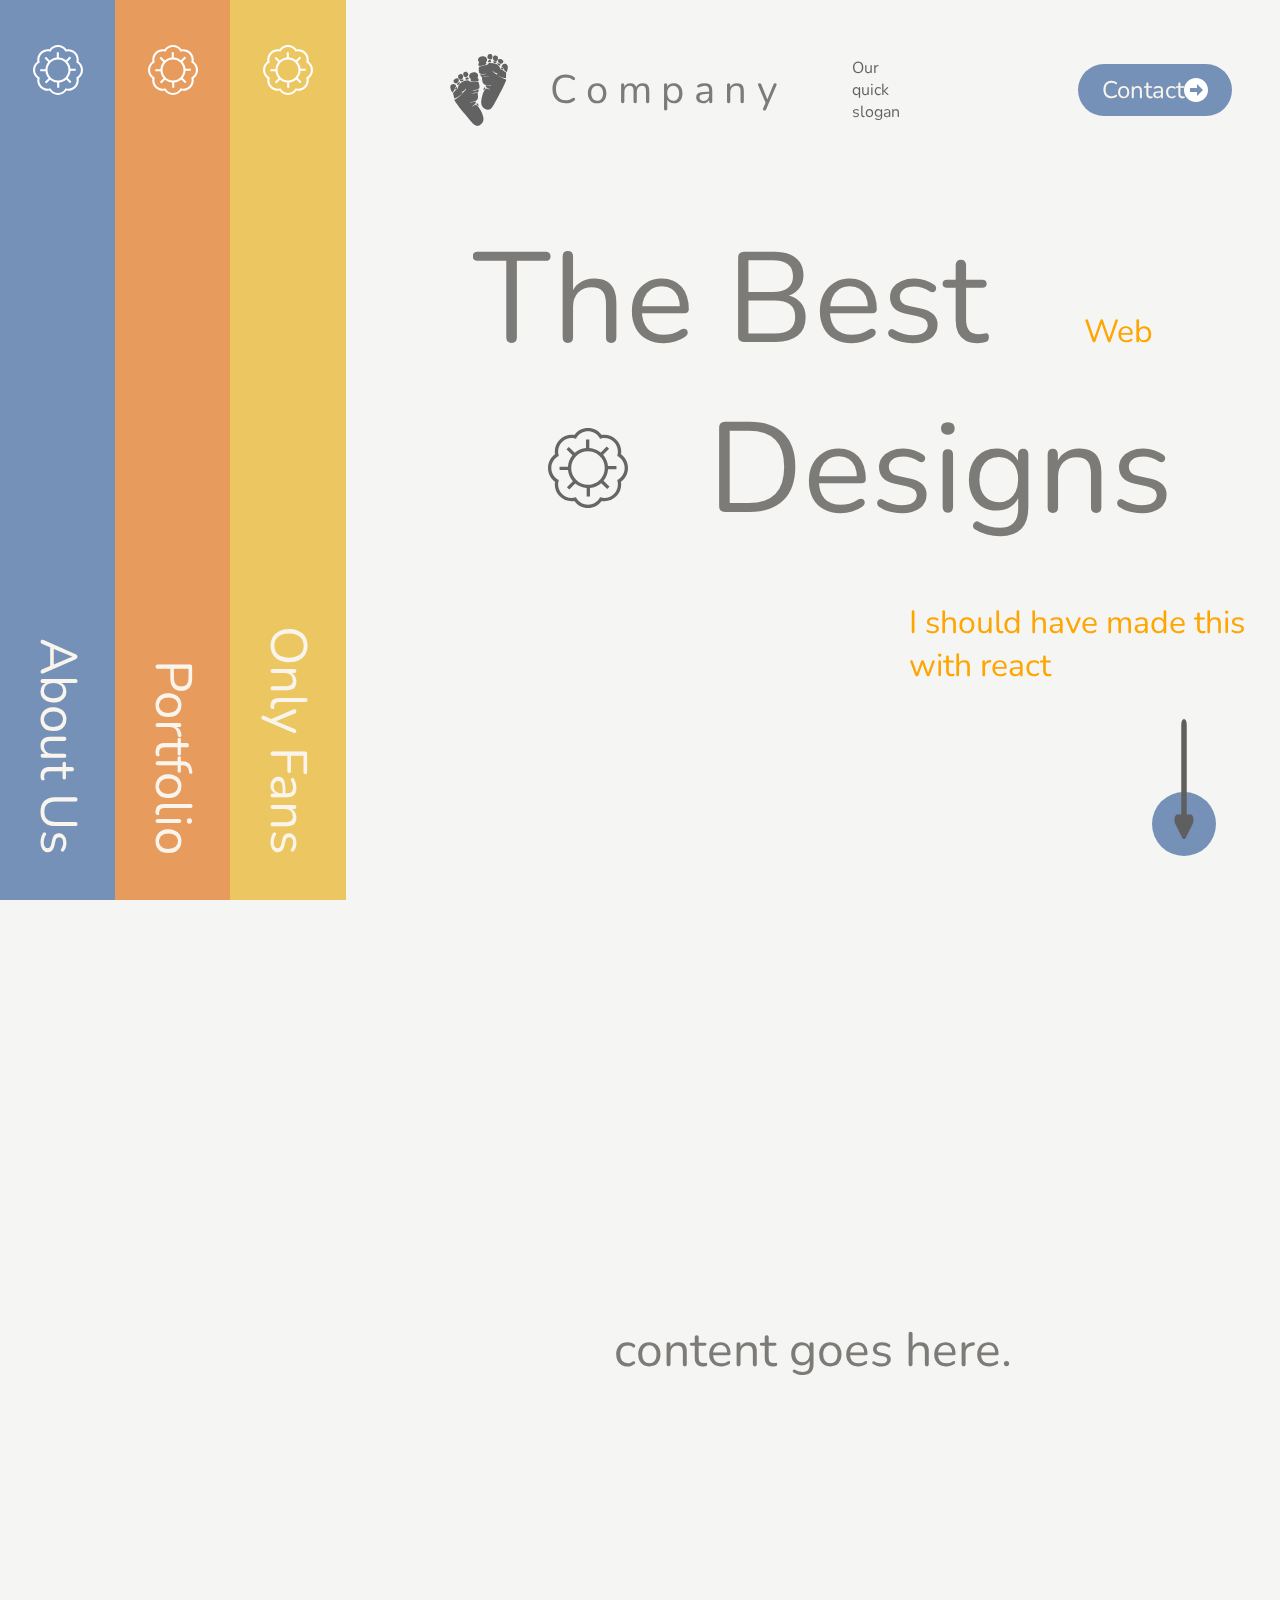
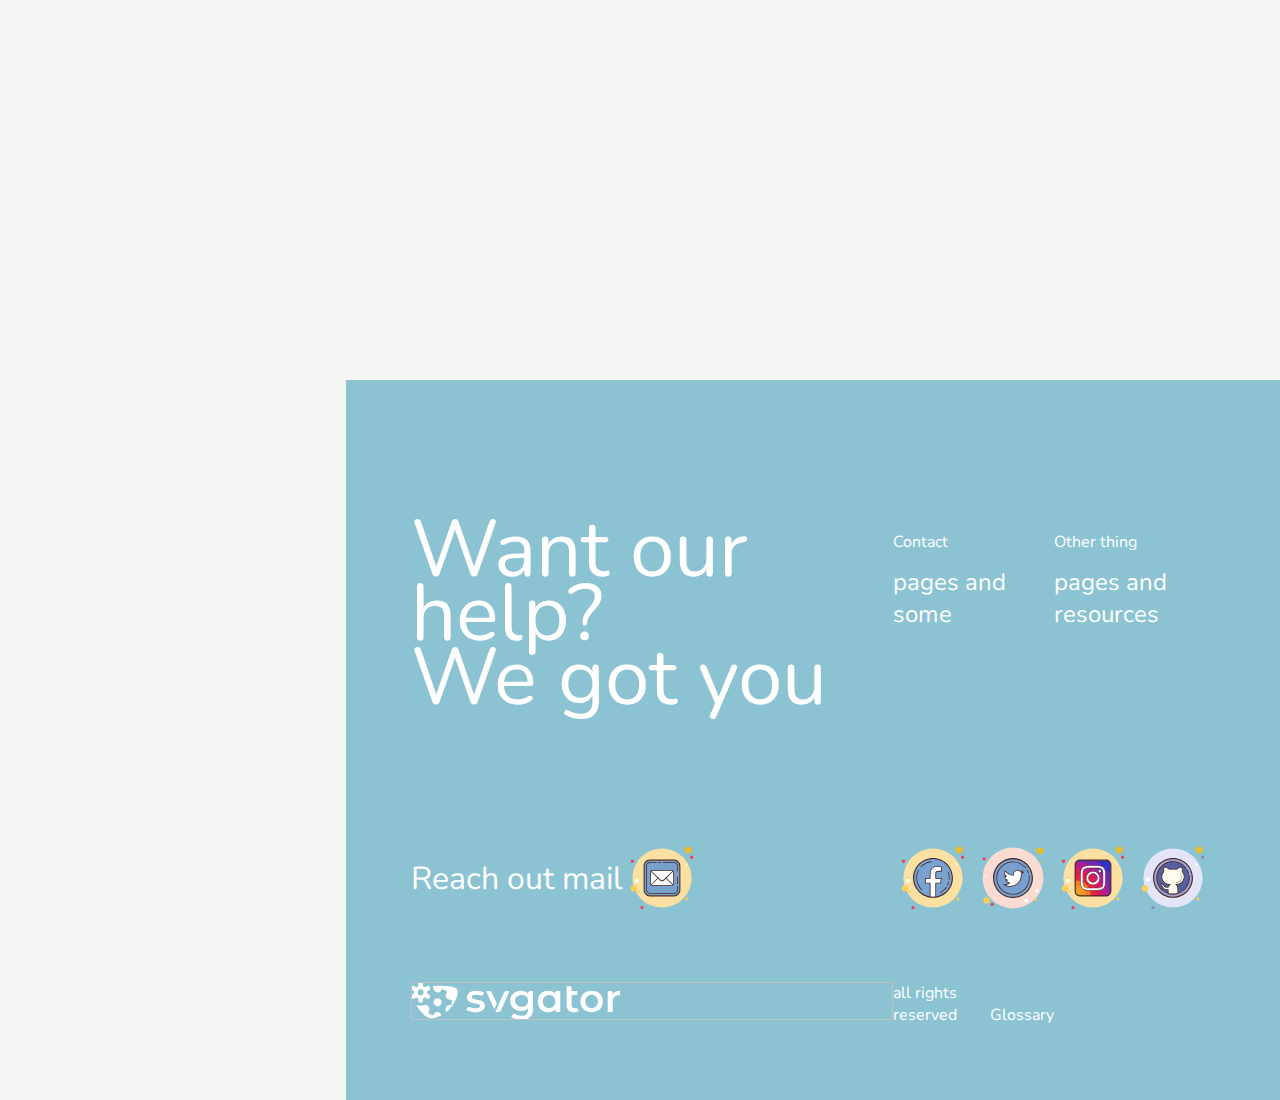
<file: index.html>
<!DOCTYPE html>
<html lang="en">
<head>
  <meta charset="UTF-8">
  <meta http-equiv="X-UA-Compatible" content="IE=edge">
  <meta name="viewport" content="width=device-width, initial-scale=1.0">
  <link rel="stylesheet" href="./css/main.css">
  <link href="https://fonts.googleapis.com/css2?family=Montserrat:wght@200;400;600;700&family=Nunito:ital,wght@0,200;0,300;0,400;0,500;0,600;0,700;0,800;1,300;1,400;1,700&family=Poppins:ital,wght@0,100;0,200;0,300;0,400;0,500;0,600;0,700;1,100;1,200;1,300;1,400;1,500;1,600;1,700&family=Press+Start+2P&family=Roboto:ital,wght@0,100;0,300;0,400;0,500;0,700;0,900;1,100;1,300;1,400;1,500;1,700;1,900&display=swap" rel="stylesheet">  
  <title>index</title>
  <script src="./src/components/header.js" defer></script>
  <script src="./src/components/footer.js" defer></script>
  <script src="./src/components/navigation.js" defer></script>
  <script type="module" src="./src/js/index.js" defer></script>
</head>
<body>




<!-- COLUMNS -->
<div class="container123">
  <a class="items123 one">
    <aside class="column__data">
      <svg class="column__data-svg"></svg>
      <div class="column__data-text">
        <div class="column__data-text-0">About Us</div>
      </div>
    </aside>
  </a>
  <a class="items123 two">
    <aside class="column__data">
      <svg class="column__data-svg"></svg>
      <div class="column__data-text">
        <div class="column__data-text-0">Portfolio</div> 
      </div>
    </aside>
  </a>
  <a class="items123 three">
    <aside class="column__data">
      <svg class="column__data-svg"></svg>
      <div class="column__data-text">
        <div class="column__data-text-0">Only Fans</div>
      </div>
    </aside>
  </a>
</div>

<div class="offWhite"></div>



<main>


<div class="page"></div>
<div id="loading"></div>


<header-component></header-component>

<div class="main__container">

  <div class="hero">
    <div class="pageTitle" >
      <div> The Best </div>
      <div>Web</div>
    </div>
    <div>
      <svg></svg>
      <div class="pageTitle" >
        <div>Designs</div>
    </div>
    </div>
    <div>I should have made this<br> with react</div>
  </div>
  <div class="mobileView">Click the hamburger!<br /> This looks better on desktop</div>
  <div class="halfway">
    <div>content goes here. 
    </div>
  </div>

</div> <!-- main__container -->

<footer-component></footer-component>

</main>










</body>
</html>
</file>
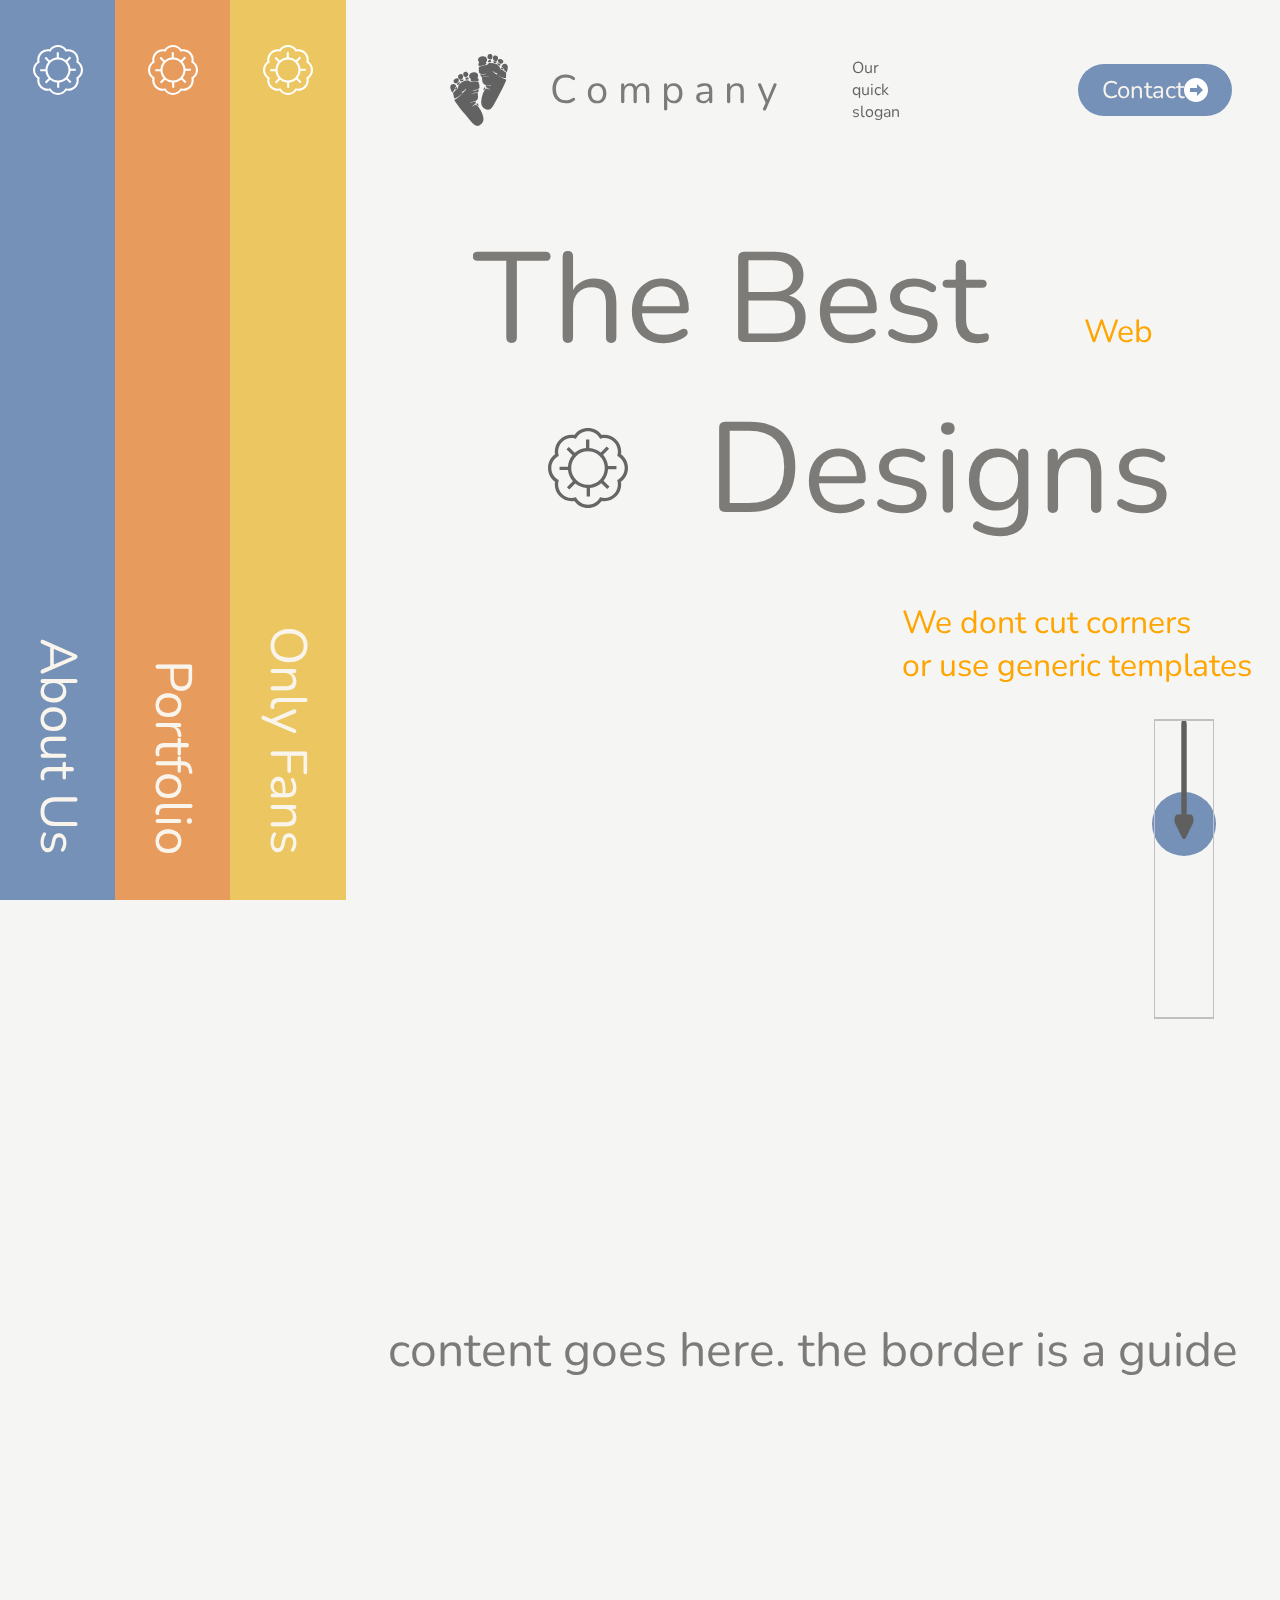
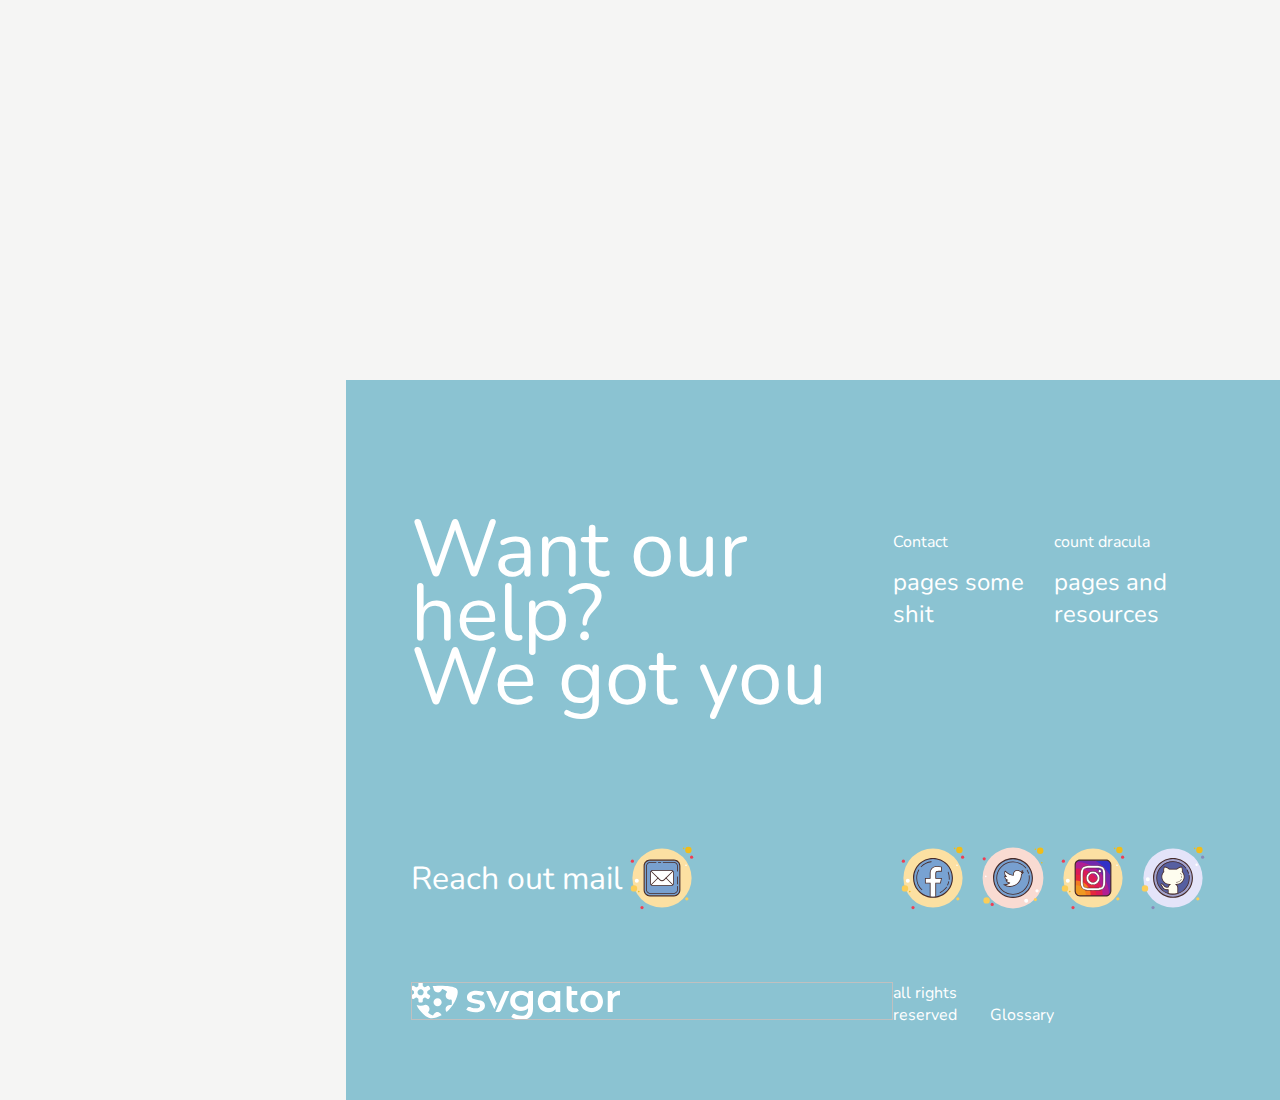
<file: static/index.html>
<!DOCTYPE html>
<html lang="en">
<head>
  <meta charset="UTF-8">
  <meta http-equiv="X-UA-Compatible" content="IE=edge">
  <meta name="viewport" content="width=device-width, initial-scale=1.0">
  <link rel="stylesheet" href="/css/main.css">
  <link href="https://fonts.googleapis.com/css2?family=Montserrat:wght@200;400;600;700&family=Nunito:ital,wght@0,200;0,300;0,400;0,500;0,600;0,700;0,800;1,300;1,400;1,700&family=Poppins:ital,wght@0,100;0,200;0,300;0,400;0,500;0,600;0,700;1,100;1,200;1,300;1,400;1,500;1,600;1,700&family=Press+Start+2P&family=Roboto:ital,wght@0,100;0,300;0,400;0,500;0,700;0,900;1,100;1,300;1,400;1,500;1,700;1,900&display=swap" rel="stylesheet">  
  <title>index</title>
  <script src="/components/header.js" defer></script>
  <script src="/components/footer.js" defer></script>
  <script src="/components/navigation.js" defer></script>
  <script type="module" src="/js/index.js" defer></script>
</head>
<body>




<!-- COLUMNS -->
<div class="container123">
  <a class="items123 one">
    <aside class="column__data">
      <svg class="column__data-svg"></svg>
      <div class="column__data-text">
        <div class="column__data-text-0">About Us</div>
      </div>
    </aside>
  </a>
  <a class="items123 two">
    <aside class="column__data">
      <svg class="column__data-svg"></svg>
      <div class="column__data-text">
        <div class="column__data-text-0">Portfolio</div> 
      </div>
    </aside>
  </a>
  <a class="items123 three">
    <aside class="column__data">
      <svg class="column__data-svg"></svg>
      <div class="column__data-text">
        <div class="column__data-text-0">Only Fans</div>
      </div>
    </aside>
  </a>
</div>

<div class="offWhite"></div>



<main>


<div class="page"></div>
<div id="loading"></div>


<header-component></header-component>

<div class="main__container">

  <div class="hero">
    <div class="pageTitle" >
      <div> The Best </div>
      <div>Web</div>
    </div>
    <div>
      <svg></svg>
      <div class="pageTitle" >
        <div>Designs</div>
    </div>
    </div>
    <div>We dont cut corners<br> or use generic templates</div>
  </div>

  <div class="halfway">
    <div>content goes here. the border is a guide
    </div>
  </div>

</div> <!-- main__container -->

<footer-component></footer-component>

</main>










</body>
</html>
</file>
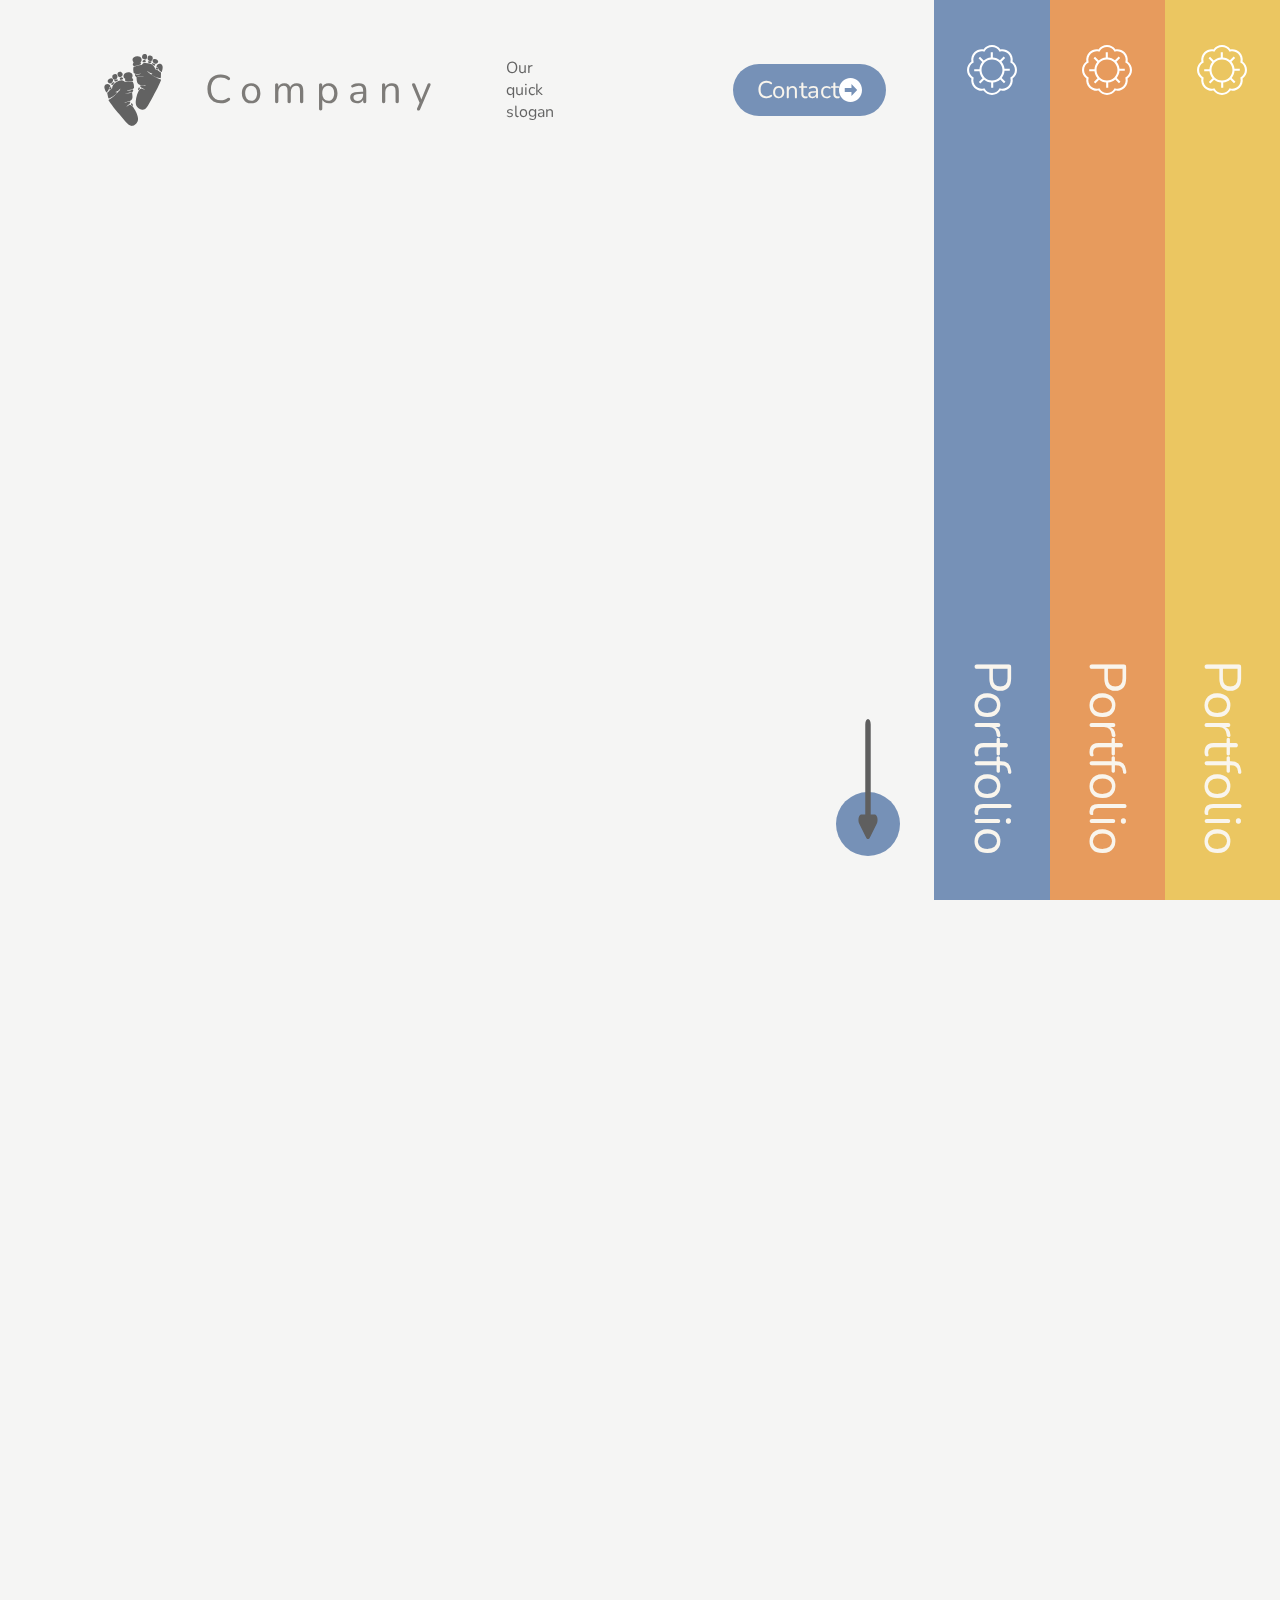
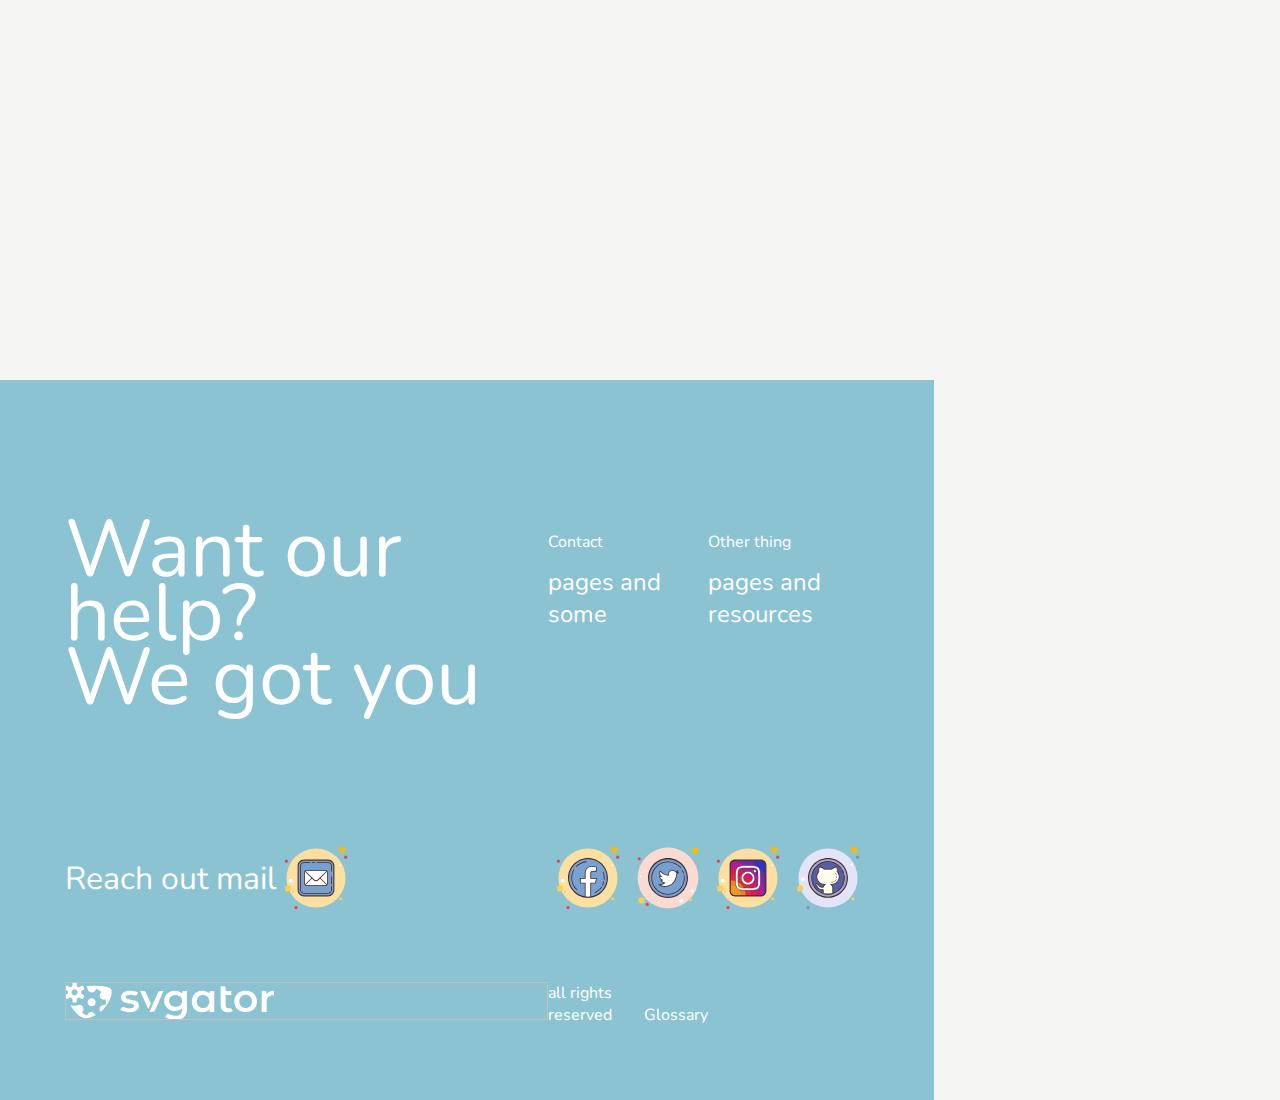
<file: pagefour.html>
<!DOCTYPE html>
<html lang="en">
<head>
  <meta charset="UTF-8">
  <meta http-equiv="X-UA-Compatible" content="IE=edge">
  <meta name="viewport" content="width=device-width, initial-scale=1.0">
  <link rel="stylesheet" href="/css/main.css">
  <script src="/src/components/header.js" defer></script>
  <script src="/src/components/footer.js" defer></script>
  <script src="/src/components/navigation.js" defer></script>

  <script type="module" src="/src/js/pagefour.js" defer></script>
  <link href="https://fonts.googleapis.com/css2?family=Montserrat:wght@200;400;600;700&family=Nunito:ital,wght@0,200;0,300;0,400;0,500;0,600;0,700;0,800;1,300;1,400;1,700&family=Poppins:ital,wght@0,100;0,200;0,300;0,400;0,500;0,600;0,700;1,100;1,200;1,300;1,400;1,500;1,600;1,700&family=Press+Start+2P&family=Roboto:ital,wght@0,100;0,300;0,400;0,500;0,700;0,900;1,100;1,300;1,400;1,500;1,700;1,900&display=swap" rel="stylesheet">  <title>Page 4</title>
</head>
<body>

  <div class="containerLast">
    <a class="items ten">
      <aside class="column__data">
        <svg class="column__data-svg"></svg>
        <div class="column__data-text">
          <div class="column__data-text-0">Portfolio</div> 
        </div>
      </aside>
    </a>
    
    <a class="items eleven">
      <aside class="column__data">
        <svg class="column__data-svg"></svg>
        <div class="column__data-text">
          <div class="column__data-text-0">Portfolio</div> 
        </div>
      </aside>
    </a>
    <a class="items twelve">
      <aside class="column__data">
        <svg class="column__data-svg"></svg>
        <div class="column__data-text">
          <div class="column__data-text-0">Portfolio</div> 
        </div>
      </aside>
    </a>
</div>


<main>

<div class="page"></div>
<div id="loading"></div>
  
  

  <header-component></header-component>


<div class="main__container">

  <div class="halfway">
  </div>

</div> <!-- main__container -->
  
  <footer-component></footer-component>
</main>


</body>
</html>
</file>
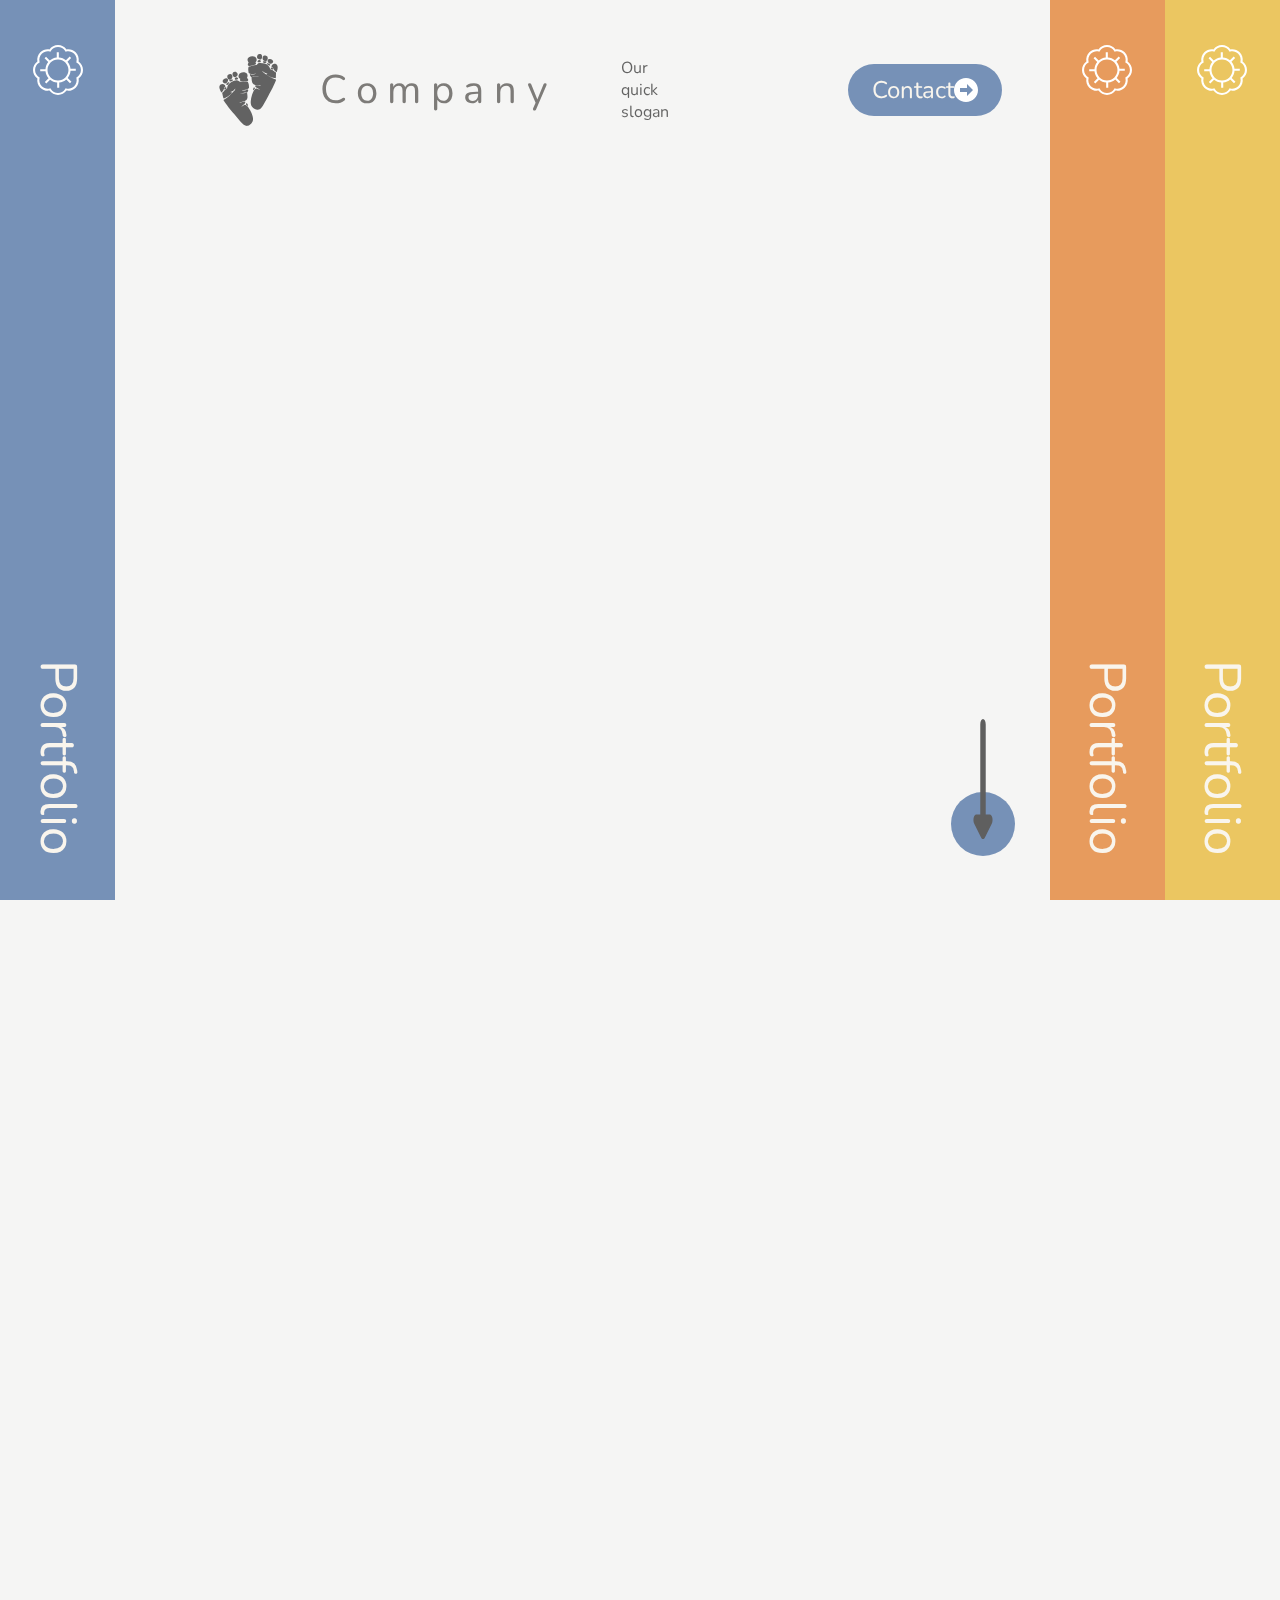
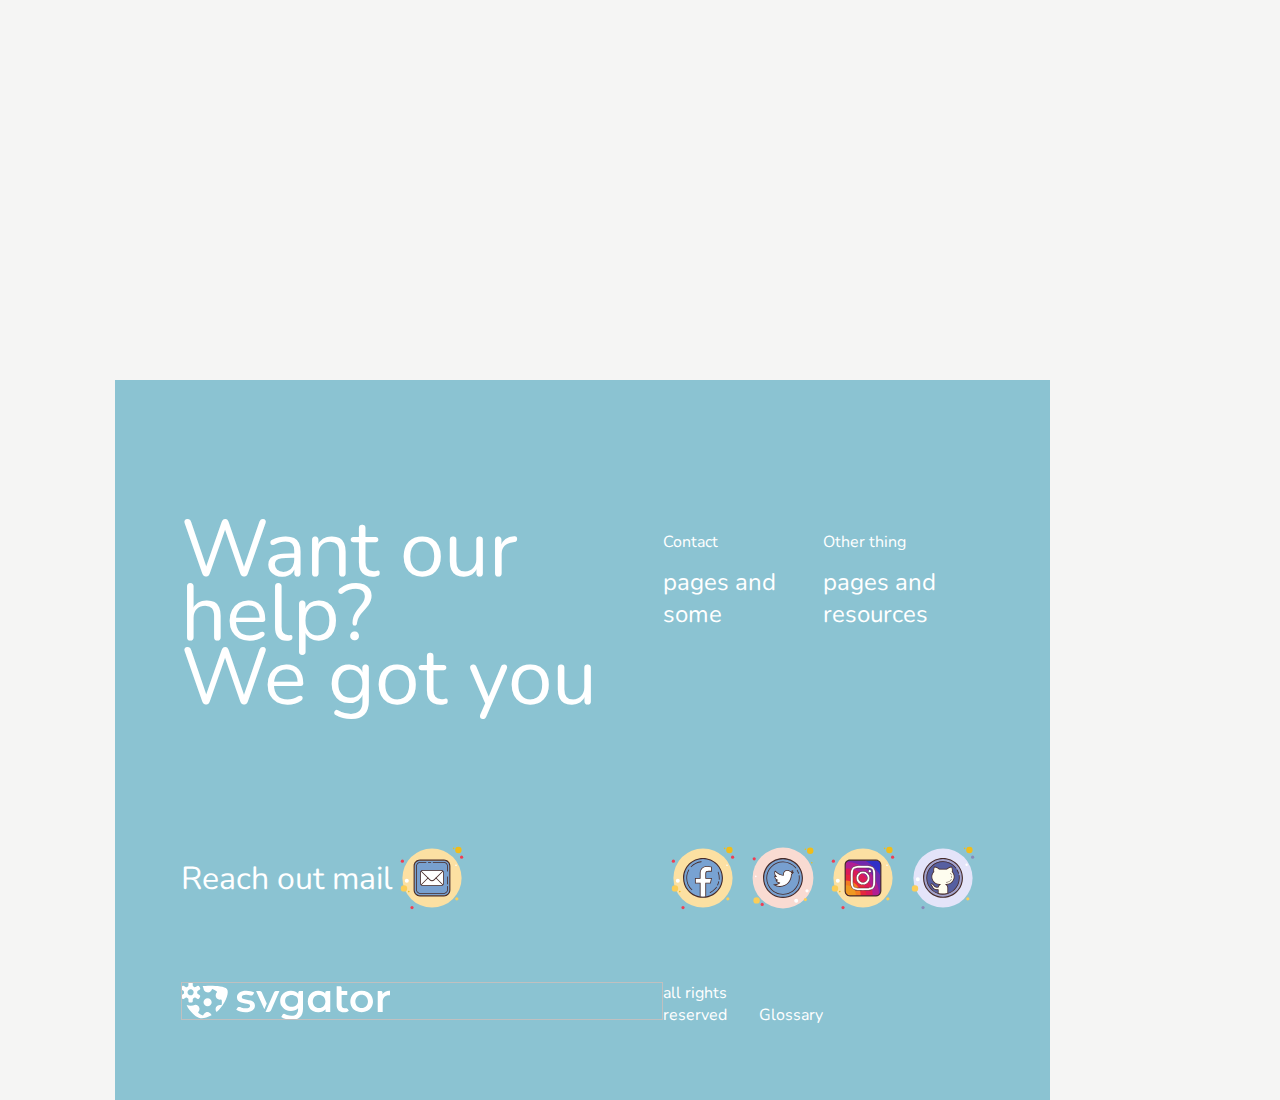
<file: pagethree.html>
<!DOCTYPE html>
<html lang="en">
<head>
  <meta charset="UTF-8">
  <meta http-equiv="X-UA-Compatible" content="IE=edge">
  <meta name="viewport" content="width=device-width, initial-scale=1.0">
  <link rel="stylesheet" href="/css/main.css">
  <script src="/src/components/header.js" defer></script>
  <script src="/src/components/footer.js" defer></script>
  <script src="/src/components/navigation.js" defer></script>

  <script type="module" src="/src/js/pagethree.js" defer></script>
  <link href="https://fonts.googleapis.com/css2?family=Montserrat:wght@200;400;600;700&family=Nunito:ital,wght@0,200;0,300;0,400;0,500;0,600;0,700;0,800;1,300;1,400;1,700&family=Poppins:ital,wght@0,100;0,200;0,300;0,400;0,500;0,600;0,700;1,100;1,200;1,300;1,400;1,500;1,600;1,700&family=Press+Start+2P&family=Roboto:ital,wght@0,100;0,300;0,400;0,500;0,700;0,900;1,100;1,300;1,400;1,500;1,700;1,900&display=swap" rel="stylesheet">  <title>Page 3</title>
</head>
<body>


  
  <div class="container789">
    <a class="items seven">
      <aside class="column__data">
        <svg class="column__data-svg"></svg>
        <div class="column__data-text">
          <div class="column__data-text-0">Portfolio</div> 
        </div>
      </aside>
    </a>
    <a class="items eight">
      <aside class="column__data">
        <svg class="column__data-svg"></svg>
        <div class="column__data-text">
          <div class="column__data-text-0">Portfolio</div> 
        </div>
      </aside>
    </a>
    <a class="items nine">
      <aside class="column__data">
        <svg class="column__data-svg"></svg>
        <div class="column__data-text">
          <div class="column__data-text-0">Portfolio</div> 
        </div>
      </aside>
    </a>
  </div>



<main>

<div class="page"></div>
<div id="loading"></div>


<header-component></header-component>

<div class="main__container">

  <div class="halfway">
  </div>

</div> <!-- main__container -->

  <footer-component></footer-component>
</main>



</body>
</html>
</file>
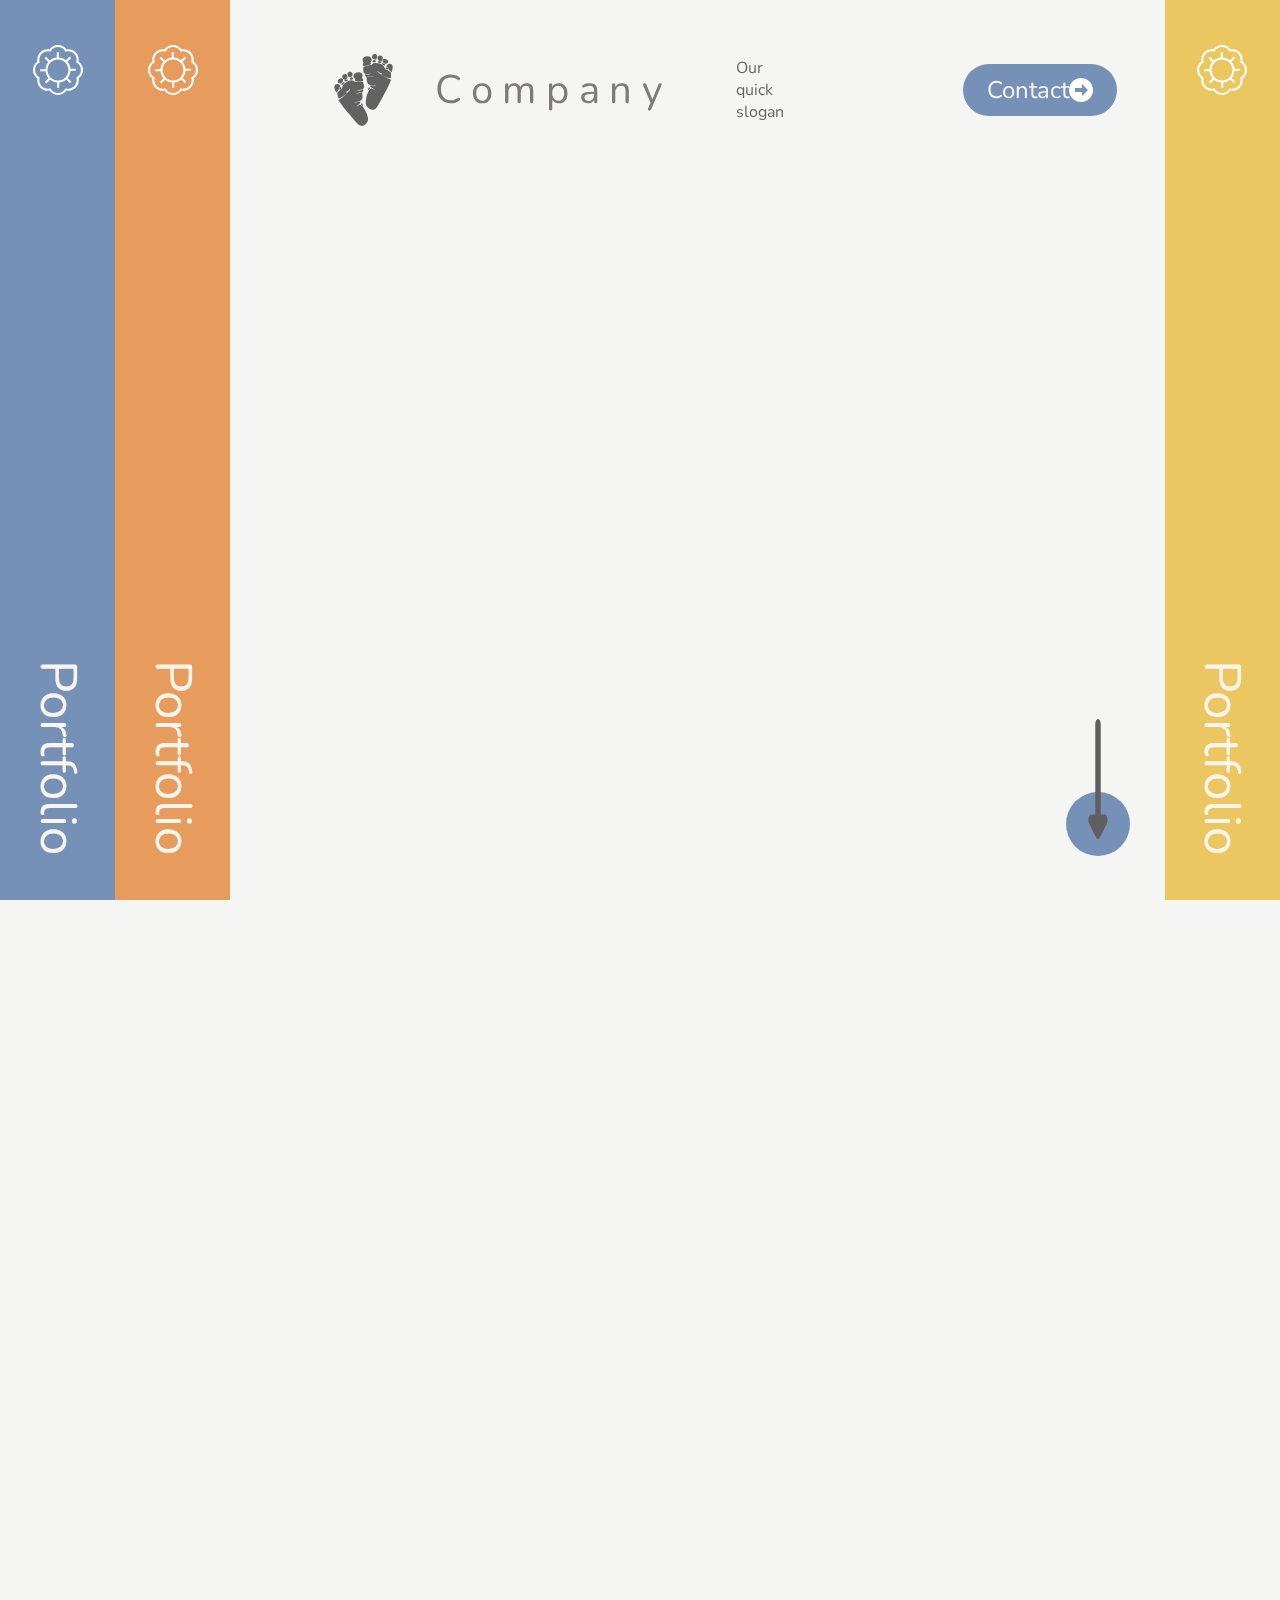
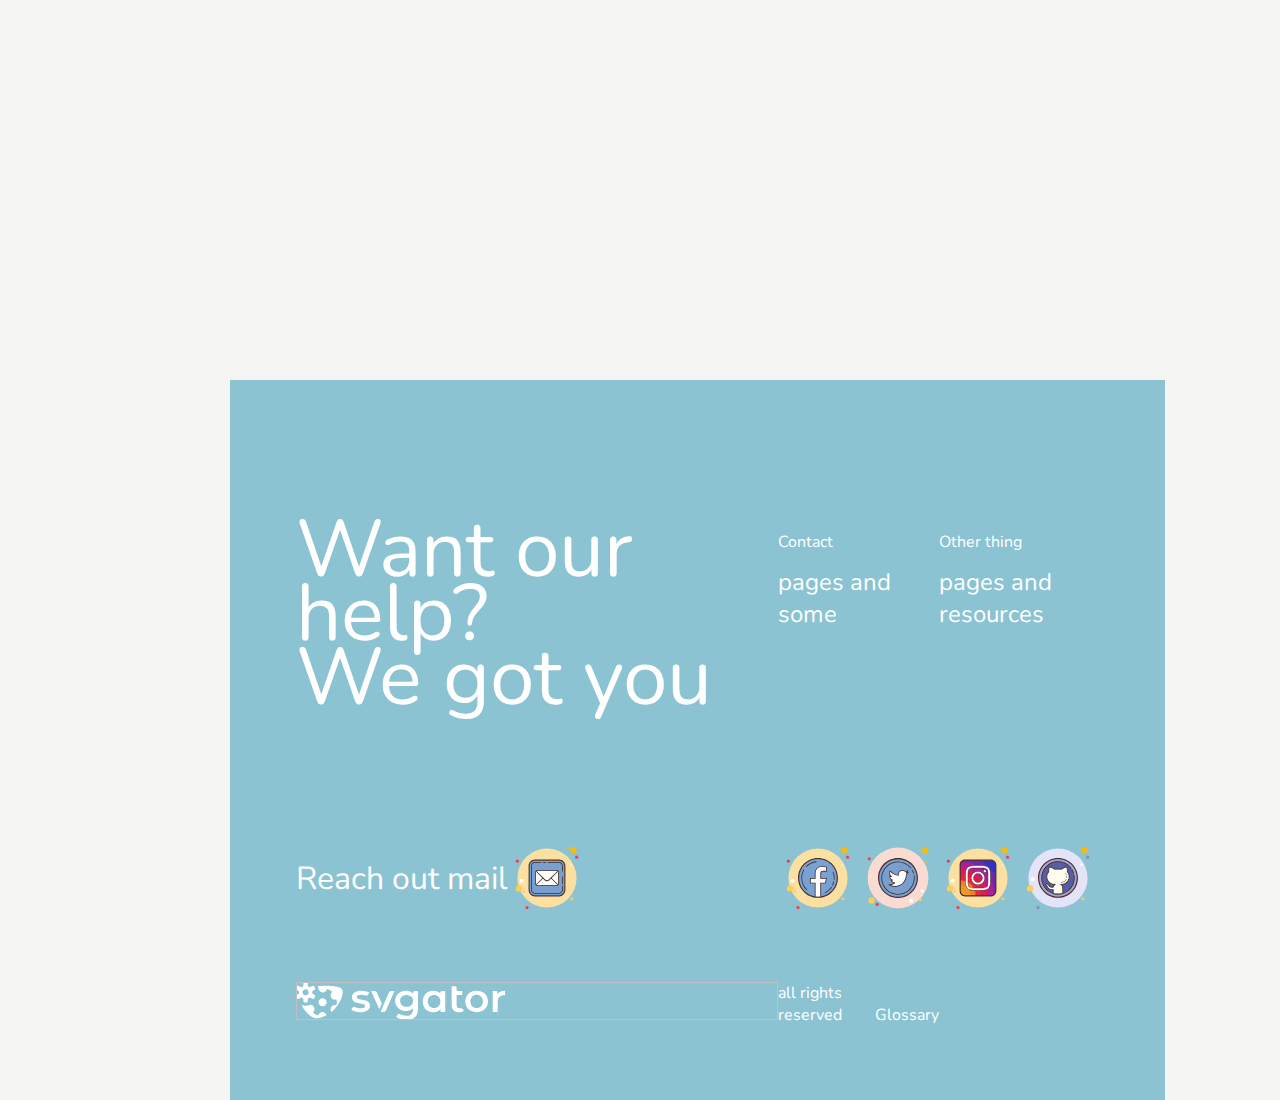
<file: pagetwo.html>
<!DOCTYPE html>
<html lang="en">
<head>
  <meta charset="UTF-8">
  <meta http-equiv="X-UA-Compatible" content="IE=edge">
  <meta name="viewport" content="width=device-width, initial-scale=1.0">
  <link rel="stylesheet" href="/css/main.css">
  <script src="/src/components/header.js" defer></script>
  <script src="/src/components/footer.js" defer></script>
  <script src="/src/components/navigation.js" defer></script>
  <script type="module" src="/src/js/pagetwo.js" defer></script>
  <link href="https://fonts.googleapis.com/css2?family=Montserrat:wght@200;400;600;700&family=Nunito:ital,wght@0,200;0,300;0,400;0,500;0,600;0,700;0,800;1,300;1,400;1,700&family=Poppins:ital,wght@0,100;0,200;0,300;0,400;0,500;0,600;0,700;1,100;1,200;1,300;1,400;1,500;1,600;1,700&family=Press+Start+2P&family=Roboto:ital,wght@0,100;0,300;0,400;0,500;0,700;0,900;1,100;1,300;1,400;1,500;1,700;1,900&display=swap" rel="stylesheet">  <title>Page 2</title>
</head>
<body>




<div class="container456">
  <a class="items four">
    <aside class="column__data">
      <svg class="column__data-svg"></svg>
      <div class="column__data-text">
        <div class="column__data-text-0">Portfolio</div> 
      </div>
    </aside>
  </a>
  <a class="items five">
    <aside class="column__data">
      <svg class="column__data-svg"></svg>
      <div class="column__data-text">
        <div class="column__data-text-0">Portfolio</div> 
      </div>
    </aside>
  </a>

  <section class="hiddenSix">
    <span class="hiddenDiv"></span>
    <a class="items six">
      <aside class="column__data">
        <svg class="column__data-svg"></svg>
        <div class="column__data-text">
          <div class="column__data-text-0">Portfolio</div> 
        </div>
      </aside>
    </a>
  </section>

</div>


<main>

<div class="page"></div>
<div id="loading"></div>


  <header-component></header-component>

<div class="main__container">
  
  <div class="halfway">
  </div>
  
</div> <!-- main__container -->
  <footer-component></footer-component>
</main>



</body>
</html>
</file>
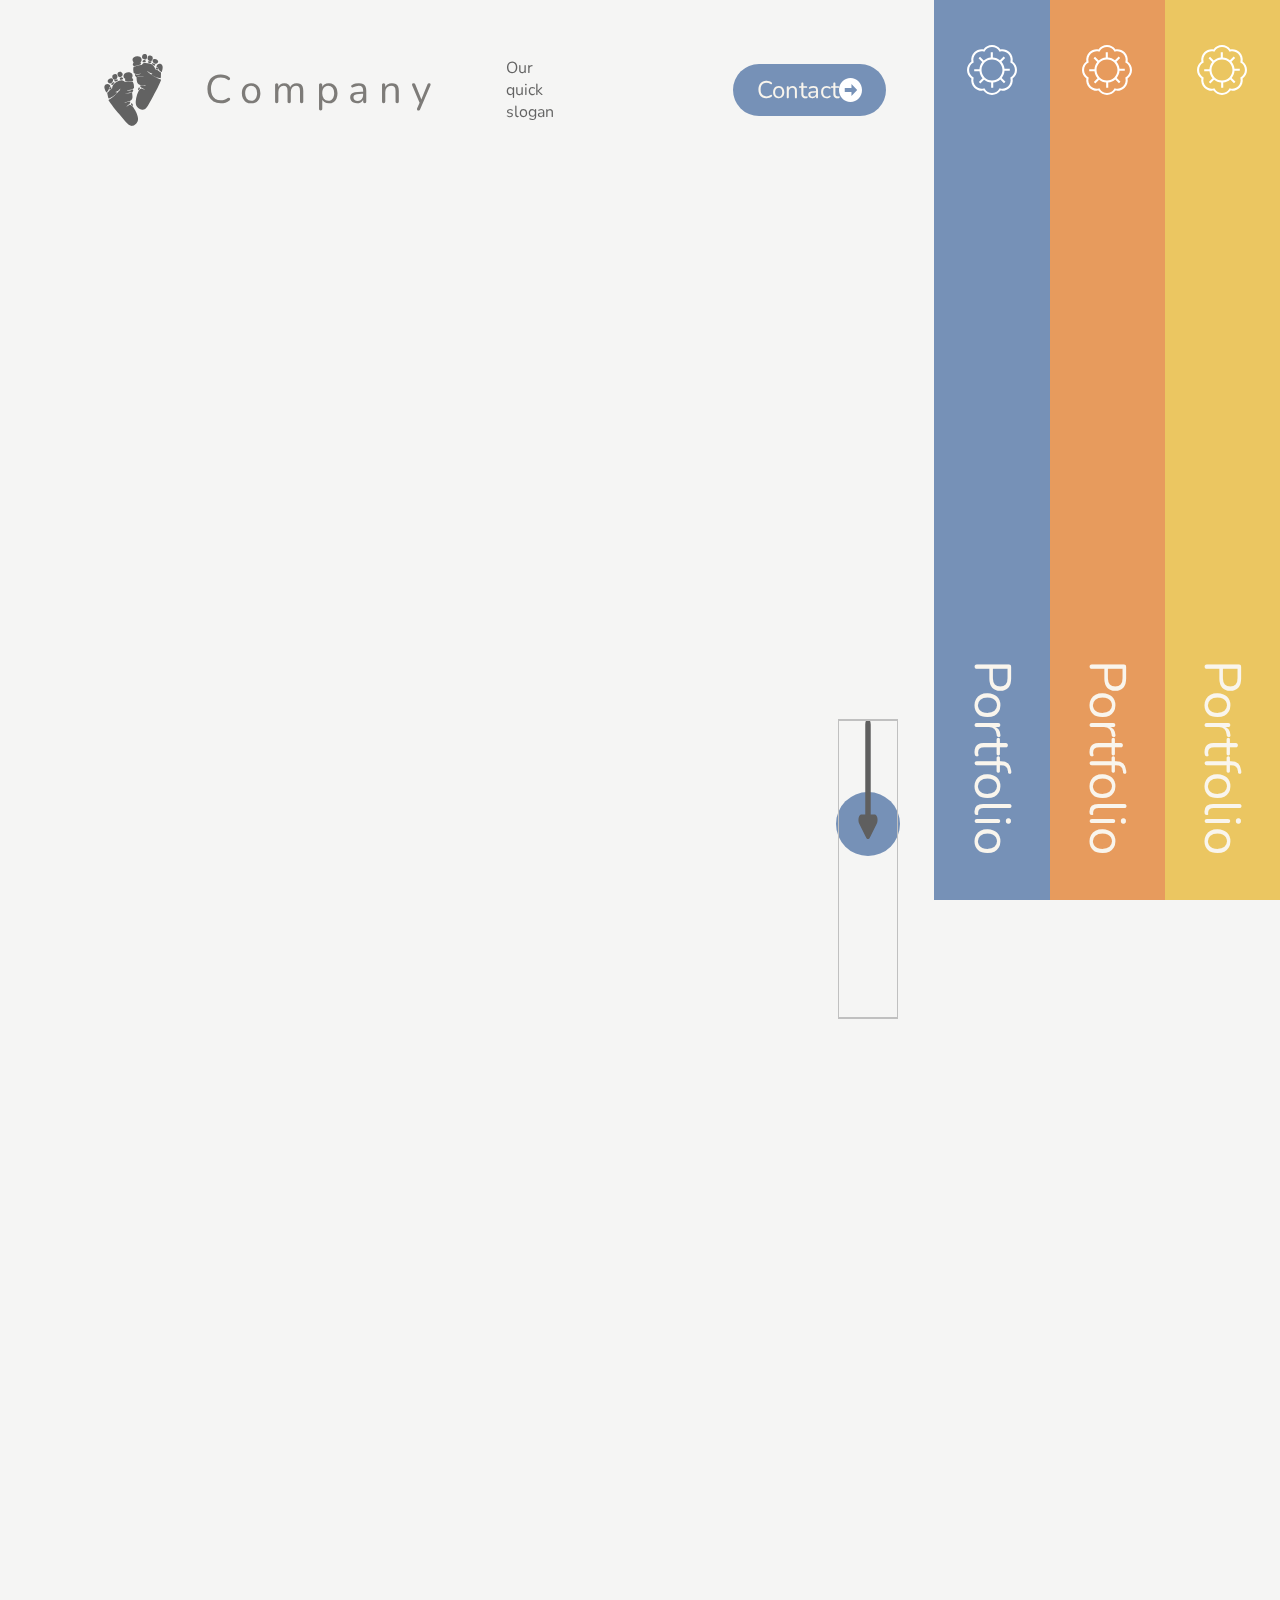
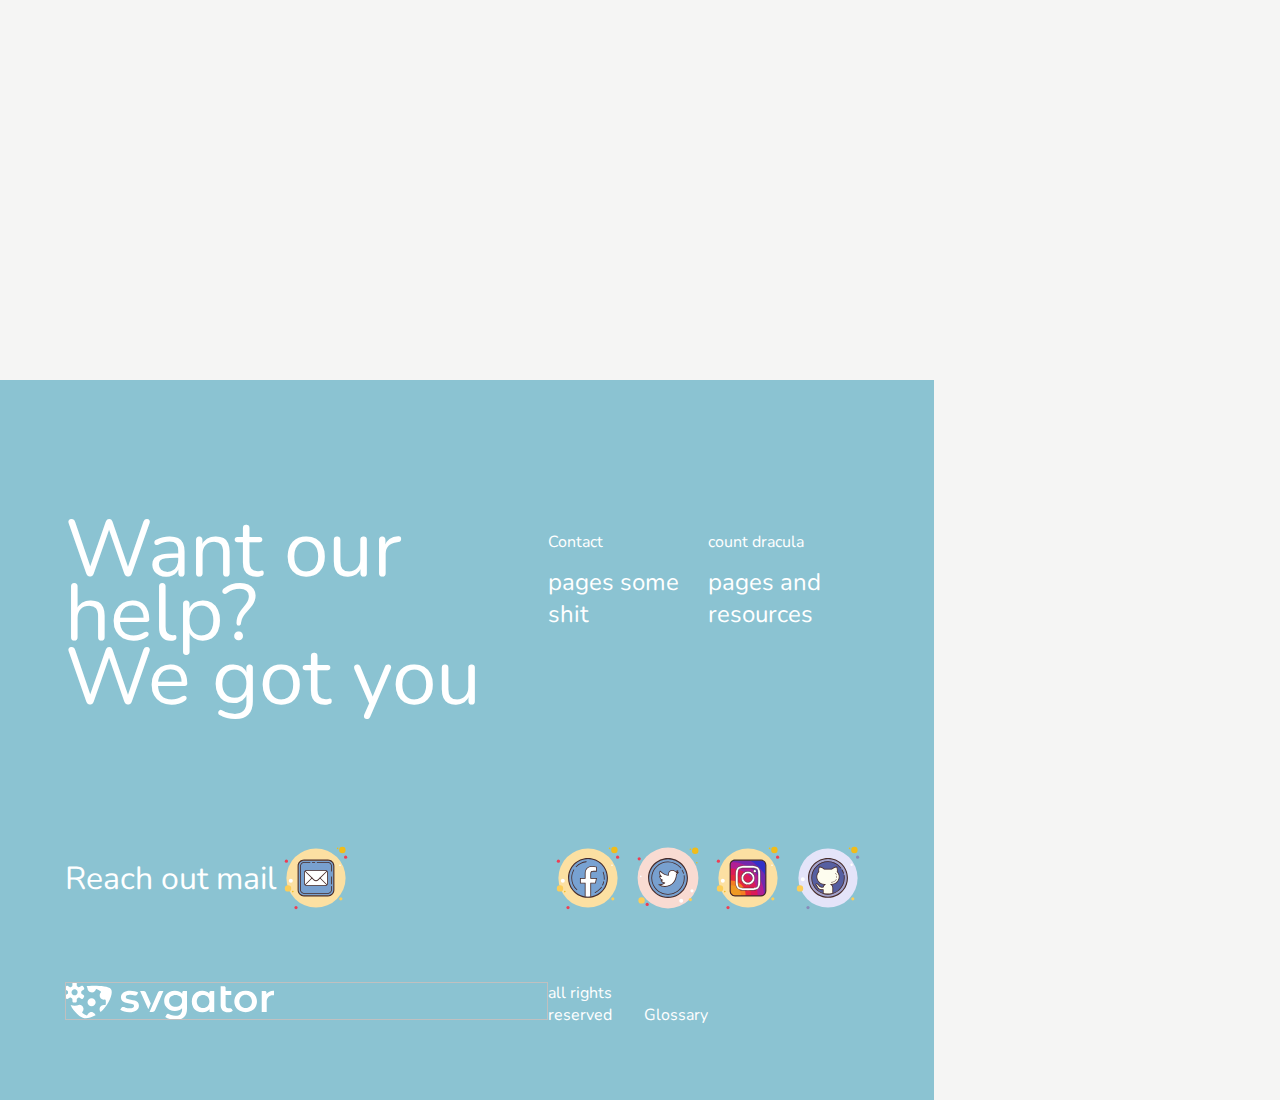
<file: static/pagefour.html>
<!DOCTYPE html>
<html lang="en">
<head>
  <meta charset="UTF-8">
  <meta http-equiv="X-UA-Compatible" content="IE=edge">
  <meta name="viewport" content="width=device-width, initial-scale=1.0">
  <link rel="stylesheet" href="/css/main.css">
  <script src="/components/header.js" defer></script>
  <script src="/components/footer.js" defer></script>
  <script src="/components/navigation.js" defer></script>

  <script type="module" src="/js/pagefour.js" defer></script>
  <link href="https://fonts.googleapis.com/css2?family=Montserrat:wght@200;400;600;700&family=Nunito:ital,wght@0,200;0,300;0,400;0,500;0,600;0,700;0,800;1,300;1,400;1,700&family=Poppins:ital,wght@0,100;0,200;0,300;0,400;0,500;0,600;0,700;1,100;1,200;1,300;1,400;1,500;1,600;1,700&family=Press+Start+2P&family=Roboto:ital,wght@0,100;0,300;0,400;0,500;0,700;0,900;1,100;1,300;1,400;1,500;1,700;1,900&display=swap" rel="stylesheet">  <title>Page 4</title>
</head>
<body>

  <div class="containerLast">
    <a class="items ten">
      <aside class="column__data">
        <svg class="column__data-svg"></svg>
        <div class="column__data-text">
          <div class="column__data-text-0">Portfolio</div> 
        </div>
      </aside>
    </a>
    
    <a class="items eleven">
      <aside class="column__data">
        <svg class="column__data-svg"></svg>
        <div class="column__data-text">
          <div class="column__data-text-0">Portfolio</div> 
        </div>
      </aside>
    </a>
    <a class="items twelve">
      <aside class="column__data">
        <svg class="column__data-svg"></svg>
        <div class="column__data-text">
          <div class="column__data-text-0">Portfolio</div> 
        </div>
      </aside>
    </a>
</div>


<main>

<div class="page"></div>
<div id="loading"></div>
  
  

  <header-component></header-component>


<div class="main__container">

  <div class="halfway">
  </div>

</div> <!-- main__container -->
  
  <footer-component></footer-component>
</main>


</body>
</html>
</file>
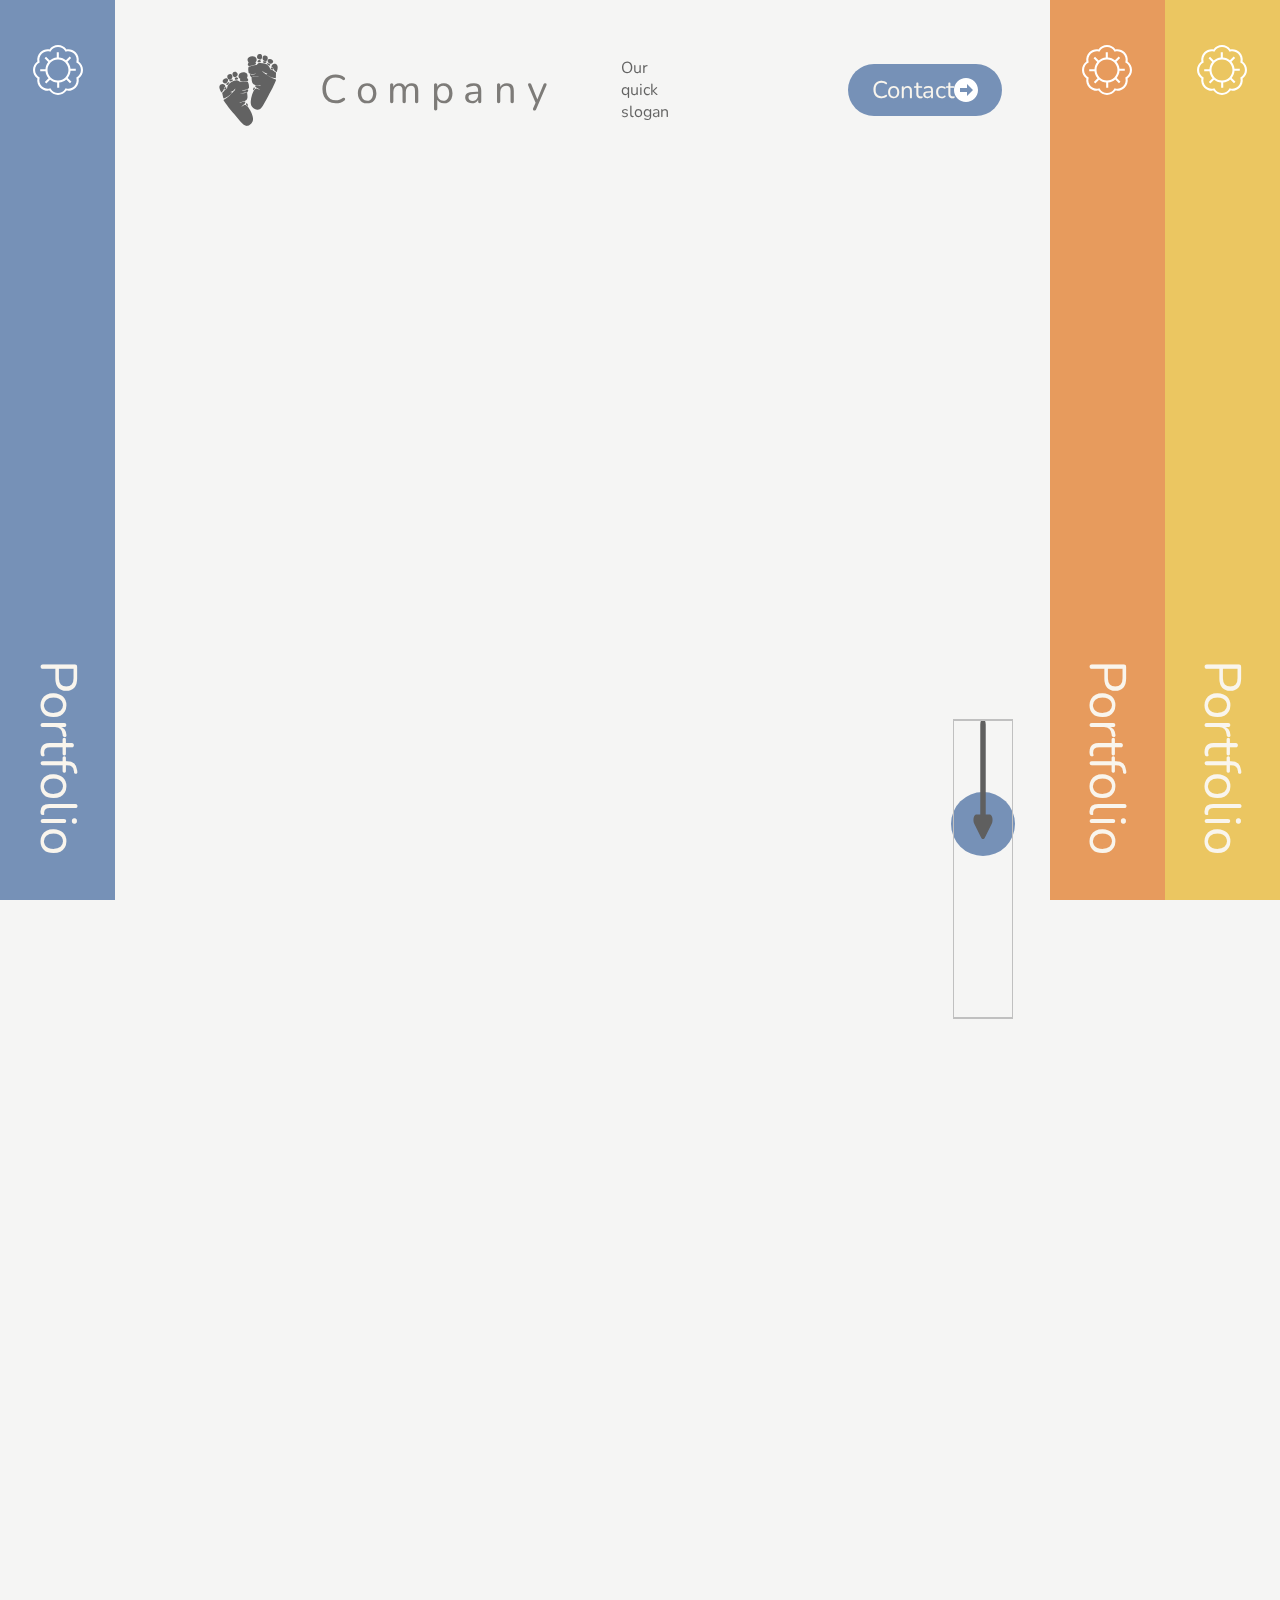
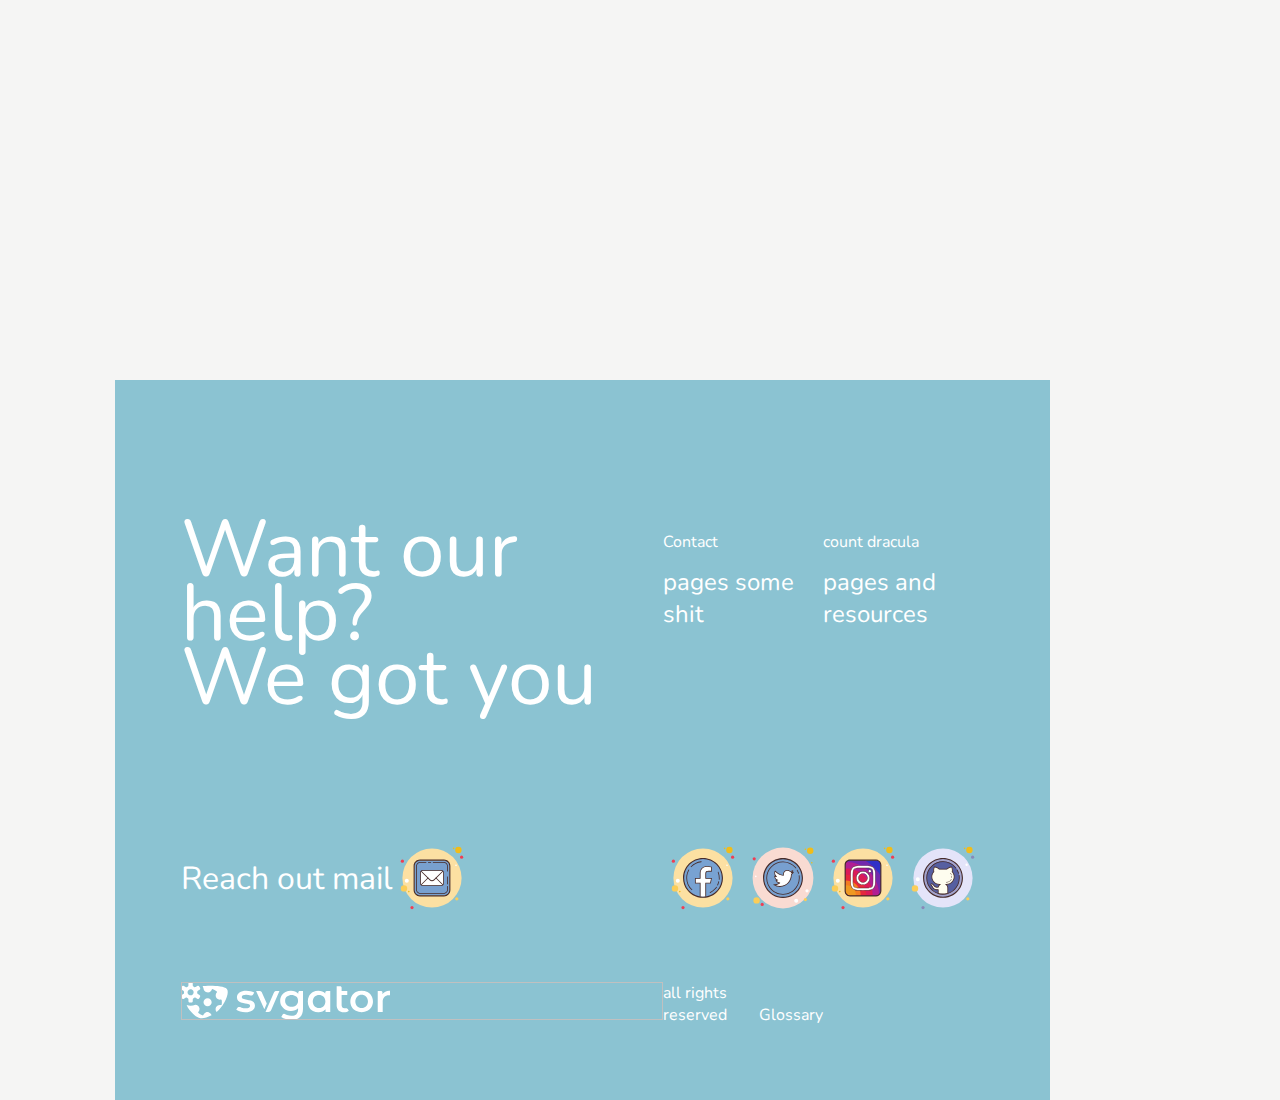
<file: static/pagethree.html>
<!DOCTYPE html>
<html lang="en">
<head>
  <meta charset="UTF-8">
  <meta http-equiv="X-UA-Compatible" content="IE=edge">
  <meta name="viewport" content="width=device-width, initial-scale=1.0">
  <link rel="stylesheet" href="/css/main.css">
  <script src="/components/header.js" defer></script>
  <script src="/components/footer.js" defer></script>
  <script src="/components/navigation.js" defer></script>

  <script type="module" src="/js/pagethree.js" defer></script>
  <link href="https://fonts.googleapis.com/css2?family=Montserrat:wght@200;400;600;700&family=Nunito:ital,wght@0,200;0,300;0,400;0,500;0,600;0,700;0,800;1,300;1,400;1,700&family=Poppins:ital,wght@0,100;0,200;0,300;0,400;0,500;0,600;0,700;1,100;1,200;1,300;1,400;1,500;1,600;1,700&family=Press+Start+2P&family=Roboto:ital,wght@0,100;0,300;0,400;0,500;0,700;0,900;1,100;1,300;1,400;1,500;1,700;1,900&display=swap" rel="stylesheet">  <title>Page 3</title>
</head>
<body>


  
  <div class="container789">
    <a class="items seven">
      <aside class="column__data">
        <svg class="column__data-svg"></svg>
        <div class="column__data-text">
          <div class="column__data-text-0">Portfolio</div> 
        </div>
      </aside>
    </a>
    <a class="items eight">
      <aside class="column__data">
        <svg class="column__data-svg"></svg>
        <div class="column__data-text">
          <div class="column__data-text-0">Portfolio</div> 
        </div>
      </aside>
    </a>
    <a class="items nine">
      <aside class="column__data">
        <svg class="column__data-svg"></svg>
        <div class="column__data-text">
          <div class="column__data-text-0">Portfolio</div> 
        </div>
      </aside>
    </a>
  </div>



<main>

<div class="page"></div>
<div id="loading"></div>


<header-component></header-component>

<div class="main__container">

  <div class="halfway">
  </div>

</div> <!-- main__container -->

  <footer-component></footer-component>
</main>



</body>
</html>
</file>
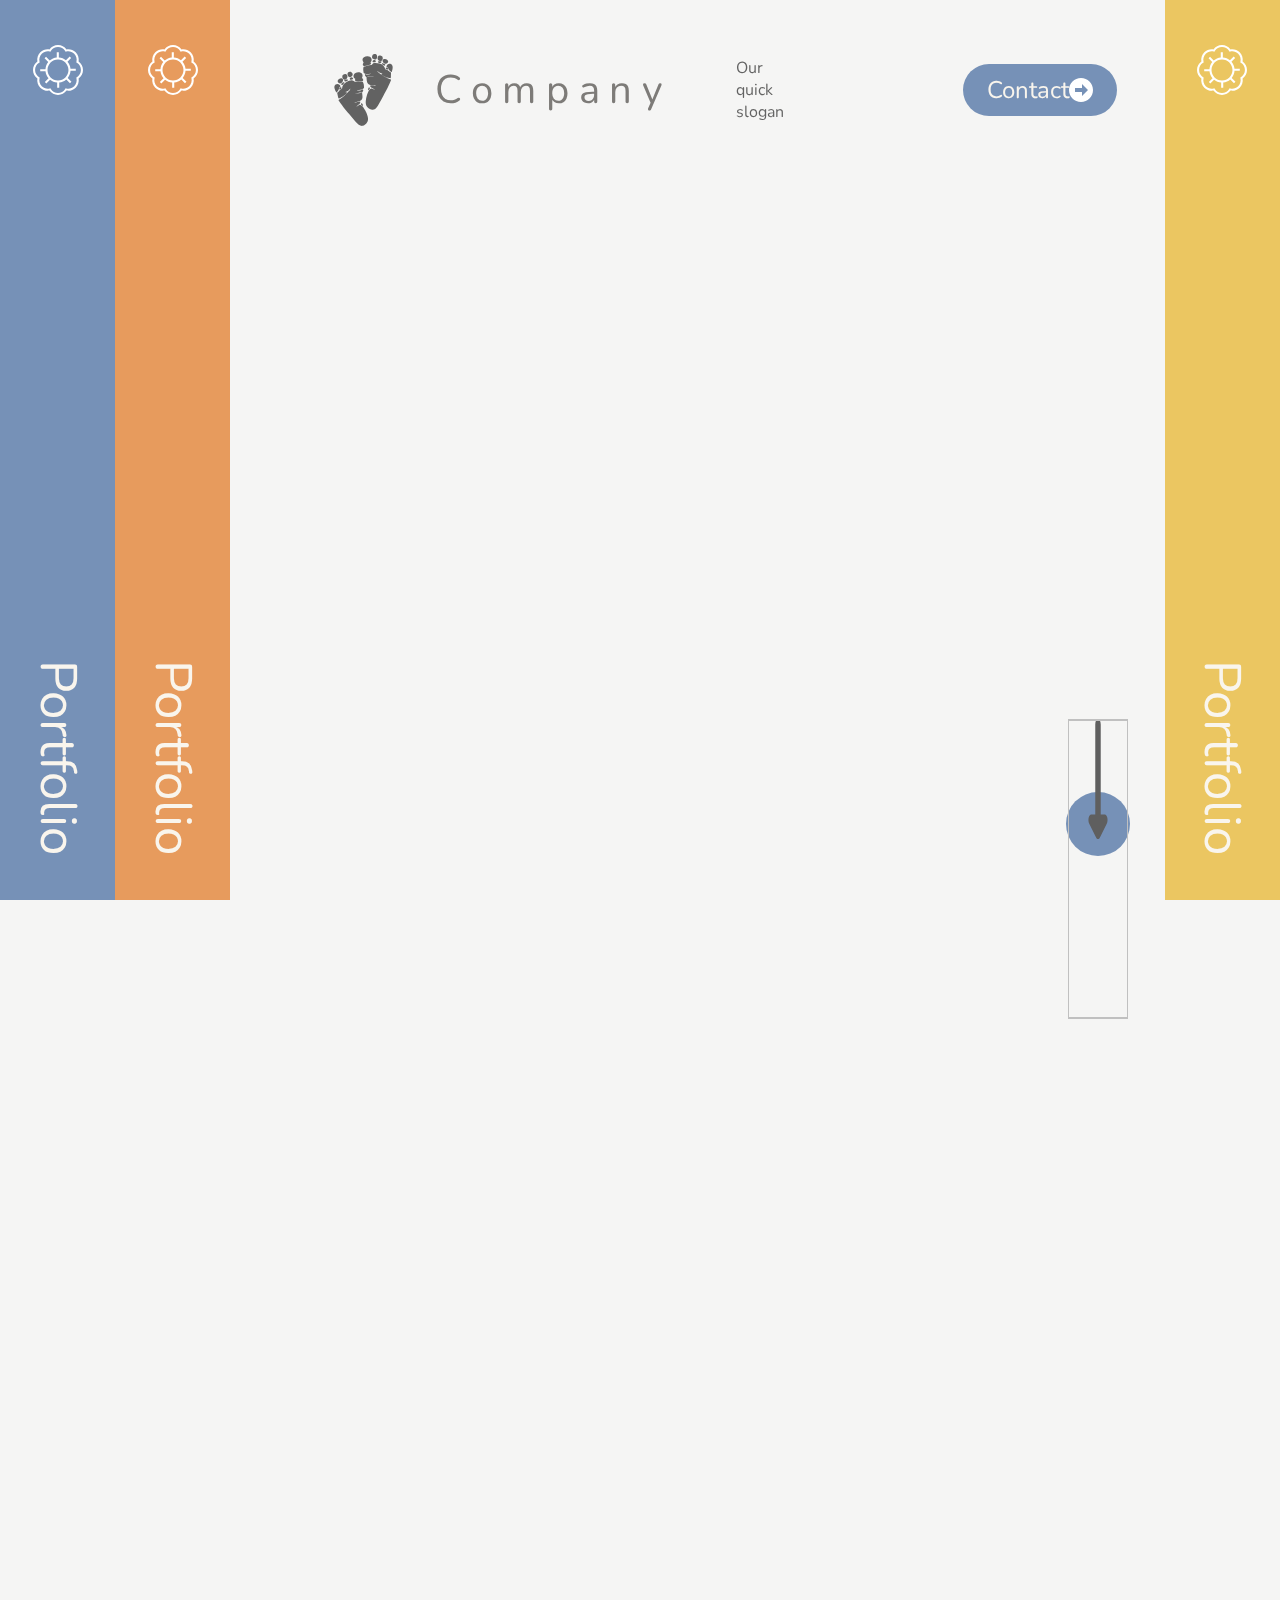
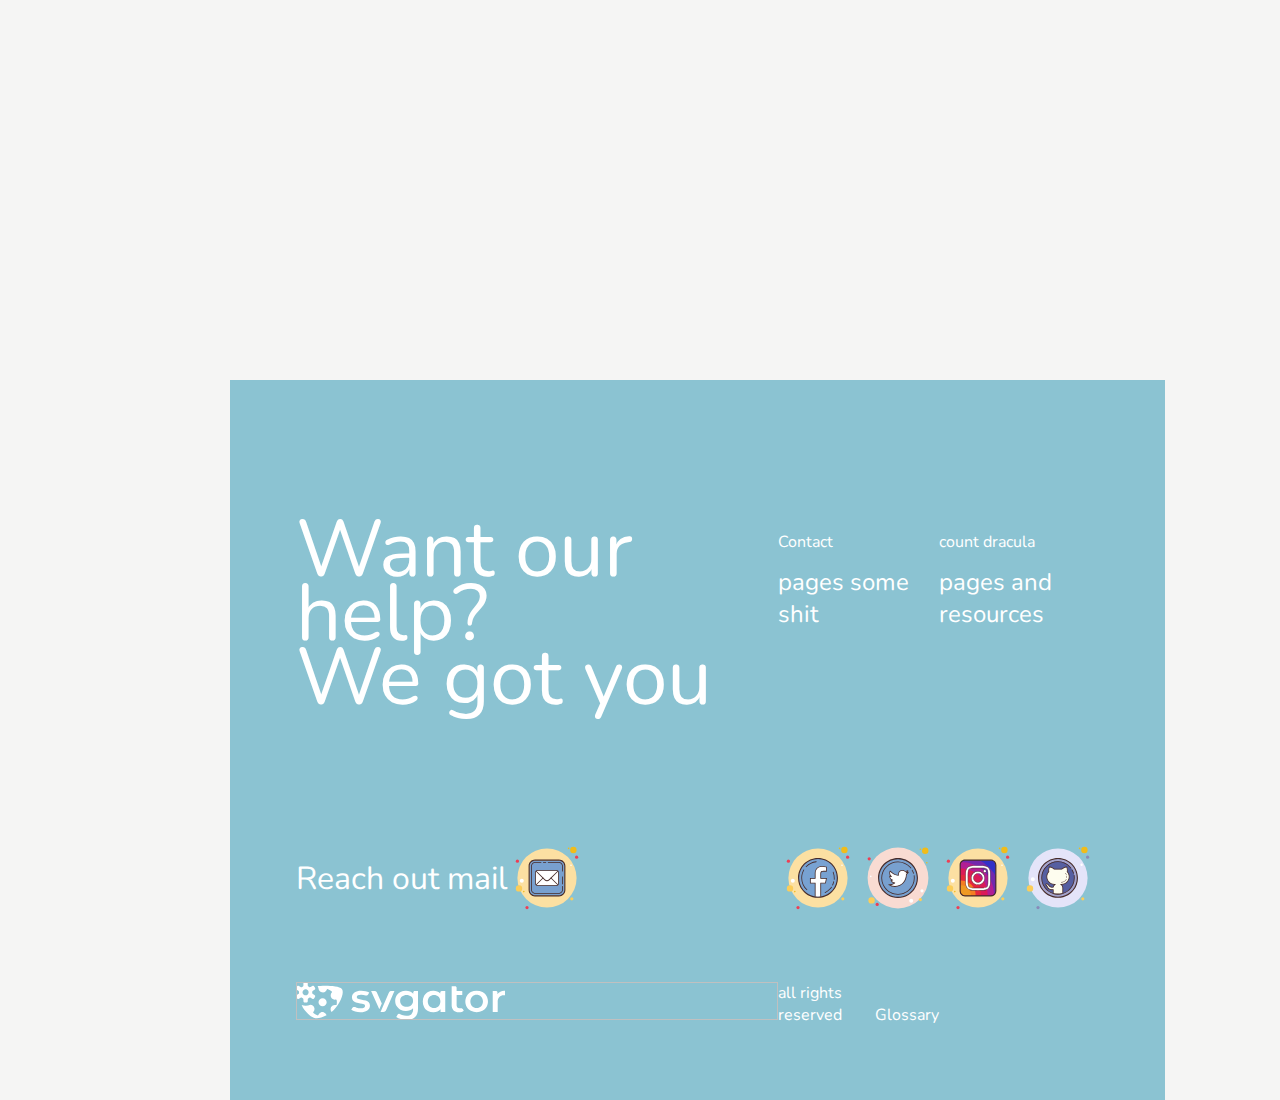
<file: static/pagetwo.html>
<!DOCTYPE html>
<html lang="en">
<head>
  <meta charset="UTF-8">
  <meta http-equiv="X-UA-Compatible" content="IE=edge">
  <meta name="viewport" content="width=device-width, initial-scale=1.0">
  <link rel="stylesheet" href="/css/main.css">
  <script src="/components/header.js" defer></script>
  <script src="/components/footer.js" defer></script>
  <script src="/components/navigation.js" defer></script>
  <script type="module" src="/js/pagetwo.js" defer></script>
  <link href="https://fonts.googleapis.com/css2?family=Montserrat:wght@200;400;600;700&family=Nunito:ital,wght@0,200;0,300;0,400;0,500;0,600;0,700;0,800;1,300;1,400;1,700&family=Poppins:ital,wght@0,100;0,200;0,300;0,400;0,500;0,600;0,700;1,100;1,200;1,300;1,400;1,500;1,600;1,700&family=Press+Start+2P&family=Roboto:ital,wght@0,100;0,300;0,400;0,500;0,700;0,900;1,100;1,300;1,400;1,500;1,700;1,900&display=swap" rel="stylesheet">  <title>Page 2</title>
</head>
<body>




<div class="container456">
  <a class="items four">
    <aside class="column__data">
      <svg class="column__data-svg"></svg>
      <div class="column__data-text">
        <div class="column__data-text-0">Portfolio</div> 
      </div>
    </aside>
  </a>
  <a class="items five">
    <aside class="column__data">
      <svg class="column__data-svg"></svg>
      <div class="column__data-text">
        <div class="column__data-text-0">Portfolio</div> 
      </div>
    </aside>
  </a>

  <section class="hiddenSix">
    <span class="hiddenDiv"></span>
    <a class="items six">
      <aside class="column__data">
        <svg class="column__data-svg"></svg>
        <div class="column__data-text">
          <div class="column__data-text-0">Portfolio</div> 
        </div>
      </aside>
    </a>
  </section>

</div>


<main>

<div class="page"></div>
<div id="loading"></div>


  <header-component></header-component>

<div class="main__container">
  
  <div class="halfway">
  </div>
  
</div> <!-- main__container -->
  <footer-component></footer-component>
</main>



</body>
</html>
</file>
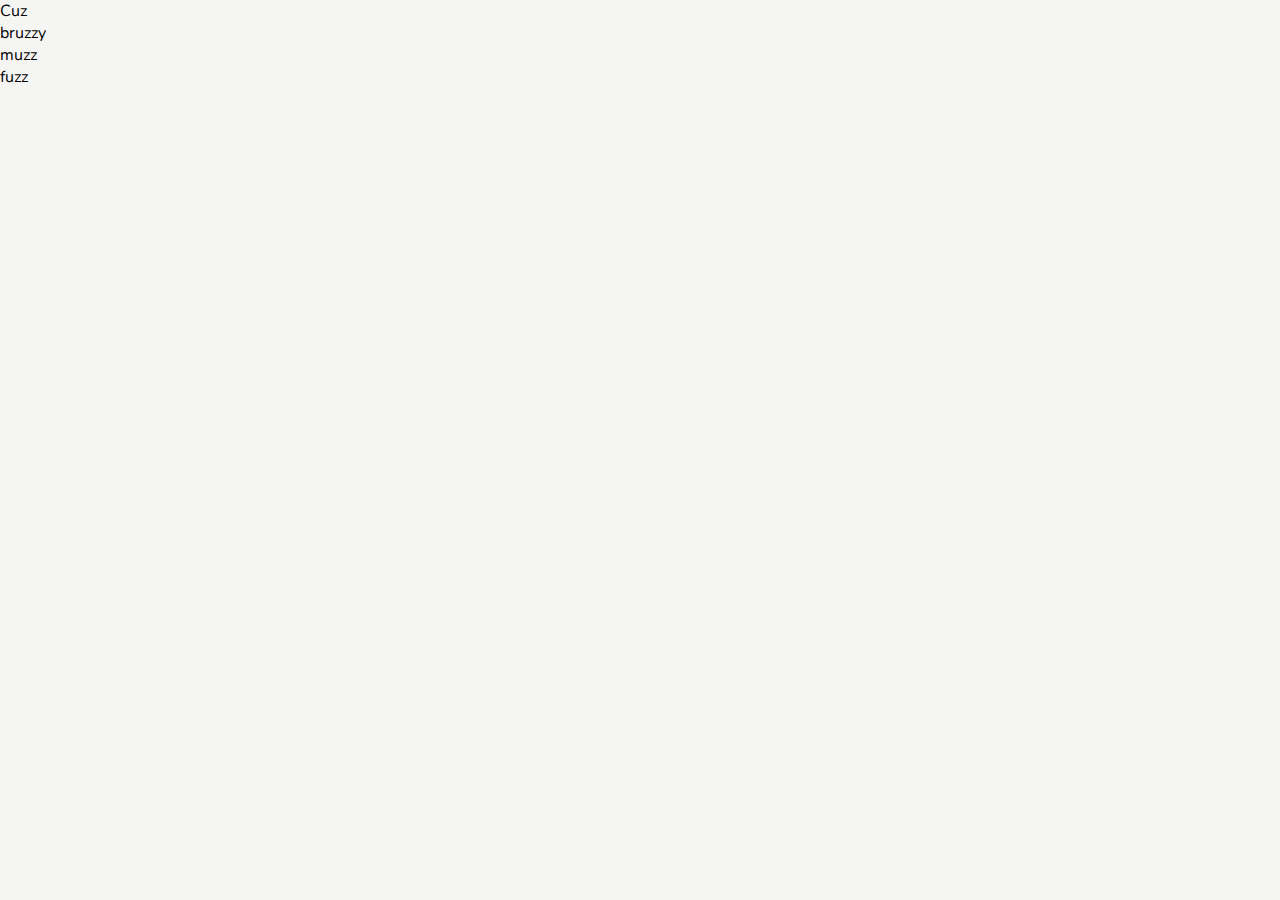
<file: static/temp.html>
<!DOCTYPE html>
<html lang="en">
<head>
  <meta charset="UTF-8">
  <meta http-equiv="X-UA-Compatible" content="IE=edge">
  <meta name="viewport" content="width=device-width, initial-scale=1.0">
  <link rel="stylesheet" href="/css/main.css">
  <link href="https://fonts.googleapis.com/css2?family=Montserrat:wght@200;400;600;700&family=Nunito:ital,wght@0,200;0,300;0,400;0,500;0,600;0,700;0,800;1,300;1,400;1,700&family=Poppins:ital,wght@0,100;0,200;0,300;0,400;0,500;0,600;0,700;1,100;1,200;1,300;1,400;1,500;1,600;1,700&family=Press+Start+2P&family=Roboto:ital,wght@0,100;0,300;0,400;0,500;0,700;0,900;1,100;1,300;1,400;1,500;1,700;1,900&display=swap" rel="stylesheet">  <title>Page 1</title>
  <script src="/components/header.js" defer></script>
  <script src="/components/footer.js" defer></script>
  <script type="module" src="/js/index.js" defer></script>

</head>
<body>

<div class="mobileNav">
    <a class="mobileNav__1">
      <div class="mobileNav__text mobileNav__text-1">
        <div>Cuz</div>
      </div>
    </a>
    <a class="mobileNav__2">
      <div class="mobileNav__text mobileNav__text-2">
        <div>bruzzy</div>
      </div>
    </a>
    <a class="mobileNav__3">
      <div class="mobileNav__text mobileNav__text-3">
        <div>muzz</div>
      </div>
    </a>
    <a class="mobileNav__4">
      <div class="mobileNav__text mobileNav__text-4">
        <div>fuzz</div>
      </div>
    </a>
</div>




</body>
</html>
</file>
<file: css/main.css>
@keyframes loadOpacity {
  from {
    opacity: 0;
  }
  to {
    opacity: 1;
  }
}

@keyframes spinner {
  from {
    transform: rotate(0deg);
  }
  to {
    transform: rotate(360deg);
  }
}

@keyframes textAppearY {
  from {
    transform: translateY(200px);
  }
  to {
    transform: translateY(0px);
  }
}

@keyframes textAppearX {
  from {
    transform: translateX(100px);
  }
  to {
    transform: translateX(0px);
  }
}

@keyframes navFallDown {
  0% {
    transform: translateY(-190px);
  }
  60% {
    transform: translateY(-190px);
  }
  100% {
    transform: translateY(0);
  }
}

@keyframes navRiseUp {
  0% {
    transform: translateY(230px);
  }
  60% {
    transform: translateY(230px);
  }
  100% {
    transform: translateY(0);
  }
}

@keyframes mobileNav {
  from {
    right: -100vw;
    transform: rotate(360deg);
  }
  to {
    right: -17vw;
    transform: rotate(calc(360 - 0) deg);
  }
}

@keyframes textAppearY2 {
  0% {
    transform: translateY(-80px) rotate(285deg);
  }
  50% {
    transform: translateY(-80px) rotate(285deg);
  }
  100% {
    transform: rotate(360deg);
  }
}

.one, .four, .seven, .ten {
  background-color: #7691b7;
}

.two, .five, .eight, .eleven {
  background-color: #e79b5d;
}

.three, .six, .nine, .twelve {
  background-color: #ebc661;
}

.container123, .container456, .container789, .containerLast {
  position: fixed;
  display: flex;
  left: 0;
  bottom: 0rem;
  width: 100vw;
  height: 100vh;
  z-index: 1;
  transition: 1s linear;
}

.container123 .column__data, .container456 .column__data, .container789 .column__data, .containerLast .column__data {
  display: flex;
  flex-direction: column;
  align-items: center;
  justify-content: space-between;
  margin: 0;
  width: 9vw;
  height: 90vh;
}

.container123 a, .container456 a, .container789 a, .containerLast a {
  display: flex;
  align-items: center;
  width: 9vw;
  min-width: 9vw;
  flex-shrink: 0;
  height: 100vh;
  cursor: pointer;
}

.column__data-text, .column__data-svg {
  writing-mode: vertical-lr;
  font-weight: 400;
  color: #f9f5ed;
}

.column__data {
  overflow: hidden;
}

.column__data-svg {
  top: 2rem;
  width: 50px;
  height: 50px;
  background-image: url(/img/flower.svg);
  background-repeat: no-repeat;
  transition: 1s linear;
  animation: spinner ease-out 1.2s 1;
  animation: loadOpacity 0.5s linear 1;
}

.column__data-shrink {
  width: 0px;
  height: 0px;
}

.column__data-spinner {
  animation: spinner cubic-bezier(0.57, -0.03, 0.83, 0.67) 0.5s infinite;
}

.column__data-text {
  display: flex;
  align-items: center;
  bottom: 2rem;
  font-size: 3.2rem;
  white-space: nowrap;
  overflow: hidden;
}

.column__data-text-0 {
  animation: textAppearX 0.7s linear 1;
}

.column__data-slide {
  transform: translate3d(300px, 0%, 0px);
}

.container456 .blankDiv {
  position: relative;
  width: 9vw;
  height: 100vh;
}

.container456 .hiddenDiv {
  display: flex;
  width: calc(100vw - (9vw * 3));
  flex-shrink: 1;
}

.container456 .hiddenSix {
  position: absolute;
  left: calc(9vw * 2);
  display: flex;
  width: 100vw;
  height: 100vh;
}

.container789 .seven {
  margin-right: 9vw;
}

.container789 .eight {
  position: absolute;
  right: 9vw;
}

.container789 .nine {
  position: absolute;
  right: 0;
}

.containerLast {
  justify-content: right;
}

.hero {
  position: absolute;
  top: 0;
  width: 73vw;
  height: 100vh;
  display: flex;
  flex-direction: column;
  justify-content: center;
  align-items: center;
  font-size: 8rem;
  color: #7d7b78;
  overflow-y: hidden;
}

.hero .pageTitle {
  display: flex;
  flex-direction: row;
  align-items: baseline;
  overflow-y: hidden;
  height: 170px;
  width: fit-content;
}

.hero .pageTitle div:first-child {
  animation: textAppearY 0.7s linear 1;
}

.hero .pageTitle > div + div {
  font-size: 2rem;
  color: orange;
}

.hero div + div {
  display: flex;
  flex-direction: row;
  align-items: center;
  margin-left: 6rem;
}

.hero div + div svg {
  margin-right: 5rem;
  width: 80px;
  height: 80px;
  filter: invert(0.6);
  background-image: url(/img/flower.svg);
  background-repeat: no-repeat;
}

.hero div:nth-child(3) {
  margin-top: 3rem;
  margin-left: 33rem;
  font-size: 2rem;
  color: orange;
}

@media screen and (max-width: 1000px) {
  .hero {
    display: none;
  }
}

.mobileView {
  display: none;
  font-size: 2rem;
  text-align: center;
  position: absolute;
}

@media screen and (max-width: 1000px) {
  .mobileView {
    display: flex;
    top: 50vh;
    left: 50%;
    transform: translate(-50%, -50%);
  }
}

.halfway {
  position: relative;
  top: 100vh;
  display: flex;
  justify-content: center;
  align-items: center;
  width: 100%;
  height: 100vh;
  color: #7d7b78;
  font-size: 3rem;
  text-align: center;
}

footer {
  position: absolute;
  top: 220vh;
  width: 100%;
  height: 80vh;
  display: flex;
  justify-content: center;
  align-items: center;
  z-index: 2;
  background-color: #8bc3d2;
  overflow-y: hidden;
}

footer .footer-container {
  display: flex;
  flex-direction: column;
  justify-content: center;
  width: 86%;
  height: 86%;
}

footer .footer-container > div {
  display: flex;
  flex-direction: row;
}

.footer__box {
  margin-top: 4rem;
  display: flex;
  color: white;
}

.footer__box:first-child {
  margin-bottom: 4rem;
}

.footer__left {
  width: 60%;
}

.footer__left-1 {
  line-height: 4rem;
  font-size: 5rem;
}

.footer__left-2, .footer__left-3 {
  display: flex;
  flex-direction: column;
  width: 20%;
  font-size: 1.5rem;
}

.footer__left-2 span, .footer__left-3 span {
  line-height: 3rem;
  font-size: 1rem;
}

.footer__center {
  width: 20%;
}

.footer__center-1 {
  display: flex;
  align-items: center;
}

.footer__center-1 a {
  position: relative;
  display: flex;
  align-items: center;
  width: 100%;
  font-size: 2rem;
}

.footer__center-1 a div:last-child {
  position: absolute;
  left: 10rem;
  display: flex;
}

.footer__center-1 a svg {
  max-width: 6vw;
  max-height: 6vw;
  min-width: 80px;
  min-height: 80px;
  background-image: url(/img/icons8-mail.svg);
  background-repeat: no-repeat;
}

.footer__center-2 {
  display: flex;
  flex-direction: row;
  max-width: 25vw;
}

.footer__center-2 a {
  display: flex;
}

.footer__center-2 a svg {
  max-width: 6vw;
  max-height: 6vw;
  min-width: 80px;
  min-height: 80px;
  background-repeat: no-repeat;
}

.footer__center-2 a:first-child svg {
  background-image: url(/img/icons8-facebook.svg);
}

.footer__center-2 a:nth-child(2) svg {
  background-image: url(/img/icons8-twitter-circled.svg);
}

.footer__center-2 a:nth-child(3) svg {
  background-image: url(/img/icons8-instagram.svg);
}

.footer__center-2 a:nth-child(4) svg {
  background-image: url(/img/icons8-github.svg);
}

.footer__bottom {
  width: 20%;
}

.footer__bottom-1 {
  width: 60%;
  height: 3vw;
  background-image: url(/img/svgator-seeklogo.com.svg);
  background-repeat: no-repeat;
}

.footer__bottom-2 {
  display: flex;
  flex-direction: row;
  align-items: flex-end;
}

nav {
  position: fixed;
  display: flex;
  align-items: center;
  justify-content: space-between;
  width: calc(100vw - 27vw);
  height: 20vh;
  transition: 0.2s linear;
  animation: navFallDown 1.4s cubic-bezier(0.26, 1.2, 0.76, 1.22) 1;
  z-index: 3;
}

nav .contact__button {
  display: flex;
  flex-direction: row;
  justify-content: space-between;
  margin-right: 3rem;
  padding: 0.6rem 1.5rem;
  width: 12vw;
  border-radius: 50px;
  border: none;
  font-size: 1.5rem;
  color: #f9f5ed;
  cursor: pointer;
  background-color: #7691b7;
}

nav .contact__button .contactSVG {
  transform: translateY(4px);
  width: 1.5rem;
  height: 1.5rem;
  background-image: url(/img/forward-arrow.svg);
  background-repeat: no-repeat;
}

nav .left {
  display: flex;
  flex-direction: row;
  align-items: center;
  margin-left: 6rem;
}

nav .left-logo {
  width: 6vw;
  height: 6vw;
  background-image: url(/img/baby-feet.svg);
  background-repeat: no-repeat;
  opacity: 0.6;
}

nav .left-title {
  margin: 0 4rem 0 2rem;
  letter-spacing: 0.6rem;
  font-size: 2.5rem;
  color: #7d7b78;
}

nav .left-dscrp {
  font-size: 1rem;
  width: 5vw;
  opacity: 0.6;
}

.autoScrollButton {
  position: fixed;
  top: 88vh;
  right: 5vw;
  padding: 2rem;
  border-radius: 50%;
  animation: navRiseUp 1.4s cubic-bezier(0.26, 1.2, 0.76, 1.22) 1;
  transition: 0.2s linear;
  background-color: #7691b7;
  border: none;
  z-index: 1;
  animation: bouncy ease-out 3.5s infinite;
  animation-delay: 2s;
}

.autoScrollButton__img {
  position: absolute;
  height: 150px;
  width: 60px;
  transform: scaleY(2) translate(-50%, -10%);
  stroke: transparent;
  stroke-width: 0px;
  background-repeat: no-repeat;
  background-image: url(../src/img/down-arrow.svg);
  cursor: pointer;
}

@keyframes bouncy {
  0% {
    top: 88vh;
    transform: rotate(0deg);
  }
  4% {
    top: 82vh;
    transform: rotate(45deg);
  }
  8% {
    transform: rotate(-45deg);
  }
  13% {
    transform: rotate(20deg);
  }
  19% {
    transform: rotate(-20deg);
  }
  25% {
    top: 82vh;
    transform: rotate(5deg);
  }
  31% {
    top: 88vh;
    transform: rotate(0deg);
  }
  100% {
    top: 88vh;
  }
}

@media screen and (max-width: 1024px) {
  .highZ {
    z-index: 1000 !important;
  }
  .mobileNav {
    position: fixed;
    left: 0;
    top: 0;
    padding: 0;
    margin: 0;
    height: 100vh;
    width: 100vw;
    overflow: hidden;
    background-color: #f5f5f4;
    transition: 1s linear;
    z-index: 11;
  }
  .mobileNav a {
    position: absolute;
    width: 90vw;
    right: -100vw;
    height: 70vh;
    display: flex;
    z-index: 113;
  }
  .mobileNav__1 {
    top: 13vh;
    transform: rotate(355deg);
    animation: mobileNav 1s cubic-bezier(0.17, 0.67, 0.45, 1.02) 0.5s 1 forwards;
    background-color: #8bc3d2;
  }
  .mobileNav__2 {
    top: 26vh;
    transform: rotate(345deg);
    animation: mobileNav 1s cubic-bezier(0.17, 0.67, 0.45, 1.02) 0.33s 1 forwards;
    background-color: #ebc661;
  }
  .mobileNav__3 {
    top: 40vh;
    transform: rotate(335deg);
    animation: mobileNav 1s cubic-bezier(0.17, 0.67, 0.45, 1.02) 0.2s 1 forwards;
    background-color: #e79b5d;
  }
  .mobileNav__4 {
    top: 57vh;
    transform: rotate(325deg);
    animation: mobileNav 1s cubic-bezier(0.17, 0.67, 0.45, 1.02) 0.1s 1 forwards;
    background-color: #7691b7;
  }
  .mobileNav__text {
    position: absolute;
    display: flex;
    justify-content: center;
    align-items: center;
    margin-top: 3rem;
    margin-left: 10rem;
    height: 40px;
    width: fit-content;
    overflow: hidden;
    color: #f9f5ed;
  }
  .mobileNav__text div {
    text-decoration: none;
    font-size: 2.5rem;
    animation: textAppearY2 1.2s cubic-bezier(0.17, 0.67, 0.45, 1.02) 1;
  }
  .mobileNav__text-1 {
    transform: rotate(365deg);
  }
  .mobileNav__text-2 {
    transform: rotate(375deg);
  }
  .mobileNav__text-3 {
    transform: rotate(385deg);
  }
  .mobileNav__text-4 {
    transform: rotate(395deg);
  }
  .hamburger {
    position: relative;
    justify-content: center;
    width: 50px;
    height: 50px;
    max-width: 6rem;
    max-height: 6rem;
    padding: 10px;
    background-color: none;
    background: none;
    border: none;
    outline: inherit;
  }
  .hamburger__line {
    position: absolute;
    border: 2px solid black;
    width: 40px;
    transition: 0.2s linear;
  }
  .hamburger__line-1 {
    top: 10px;
  }
  .hamburger__line-2 {
    bottom: 10px;
  }
  .hamburger__line-3 {
    top: 50%;
    transform: translateY(-50%);
  }
}

@media screen and (max-width: 1024px) {
  body .container123, body .container456, body .container789, body .containerLast {
    display: none;
  }
  body nav {
    width: 100vw;
    height: 14vh;
    justify-content: left;
  }
  body nav .left {
    margin-left: 7vw;
  }
  body nav .contact__button {
    display: none;
  }
  body nav .left-dscrp {
    display: none;
  }
  body nav .hamburger {
    display: flex !important;
    margin-left: auto;
    margin-right: 7vw;
  }
  body main {
    width: 100vw;
  }
  body main .hero {
    width: 100vw;
  }
  body .footer__box:first-child {
    margin-bottom: 0;
    margin-top: 0rem;
  }
  body .footer__left {
    width: 50%;
  }
  body .footer__left-1 {
    line-height: 3rem;
    font-size: 3rem;
  }
  body .footer__left-2, body .footer__left-3 {
    width: 25%;
    font-size: 1rem;
  }
  body .footer__bottom-2 {
    width: 50%;
  }
}

@media screen and (max-width: 768px) {
  body .mobileNav__text {
    margin-top: 2rem;
    margin-left: 8rem;
  }
  body footer .footer__box:first-child {
    display: none;
  }
  body footer .footer__box:nth-child(2) {
    justify-content: space-around;
    flex-direction: column;
    width: 100%;
    height: 80%;
  }
  body footer .footer__center-1 {
    width: 100%;
  }
  body footer .footer__center-1 a {
    justify-content: center;
  }
  body footer .footer__center-2 {
    justify-content: center;
    width: 100%;
    max-width: none;
  }
  body footer .footer__center-2 a {
    margin: 0 0.5rem;
  }
}

@media screen and (max-width: 450px) {
  body .left-title {
    font-size: 2rem;
    margin: 0 2rem 0 0.5rem;
  }
  body .mobileNav__text {
    margin-top: 1.5rem;
    margin-left: 6rem;
  }
}

@media screen and (max-width: 360px) {
  body .left-title {
    font-size: 1.5rem;
  }
  body footer .footer__center-2 a {
    margin: 0;
  }
}

.body {
  display: none;
}

#loading {
  display: flex;
  position: fixed;
  z-index: 100;
  width: 100%;
  height: 100%;
  background-color: #f5f5f4;
}

* {
  box-sizing: border-box;
  font-family: 'nunito', 'montserrat';
}

body, html {
  margin: 0%;
  padding: 0%;
  width: 100vw;
  height: 100%;
  max-height: 300vh;
  background-color: #f5f5f4;
  overflow-x: hidden;
  scroll-behavior: smooth;
  overscroll-behavior: none;
}

main {
  position: absolute;
  width: calc(100vw - 27vw);
  height: 300vh;
  z-index: 2;
  overflow: hidden;
}
/*# sourceMappingURL=main.css.map */
</file>
